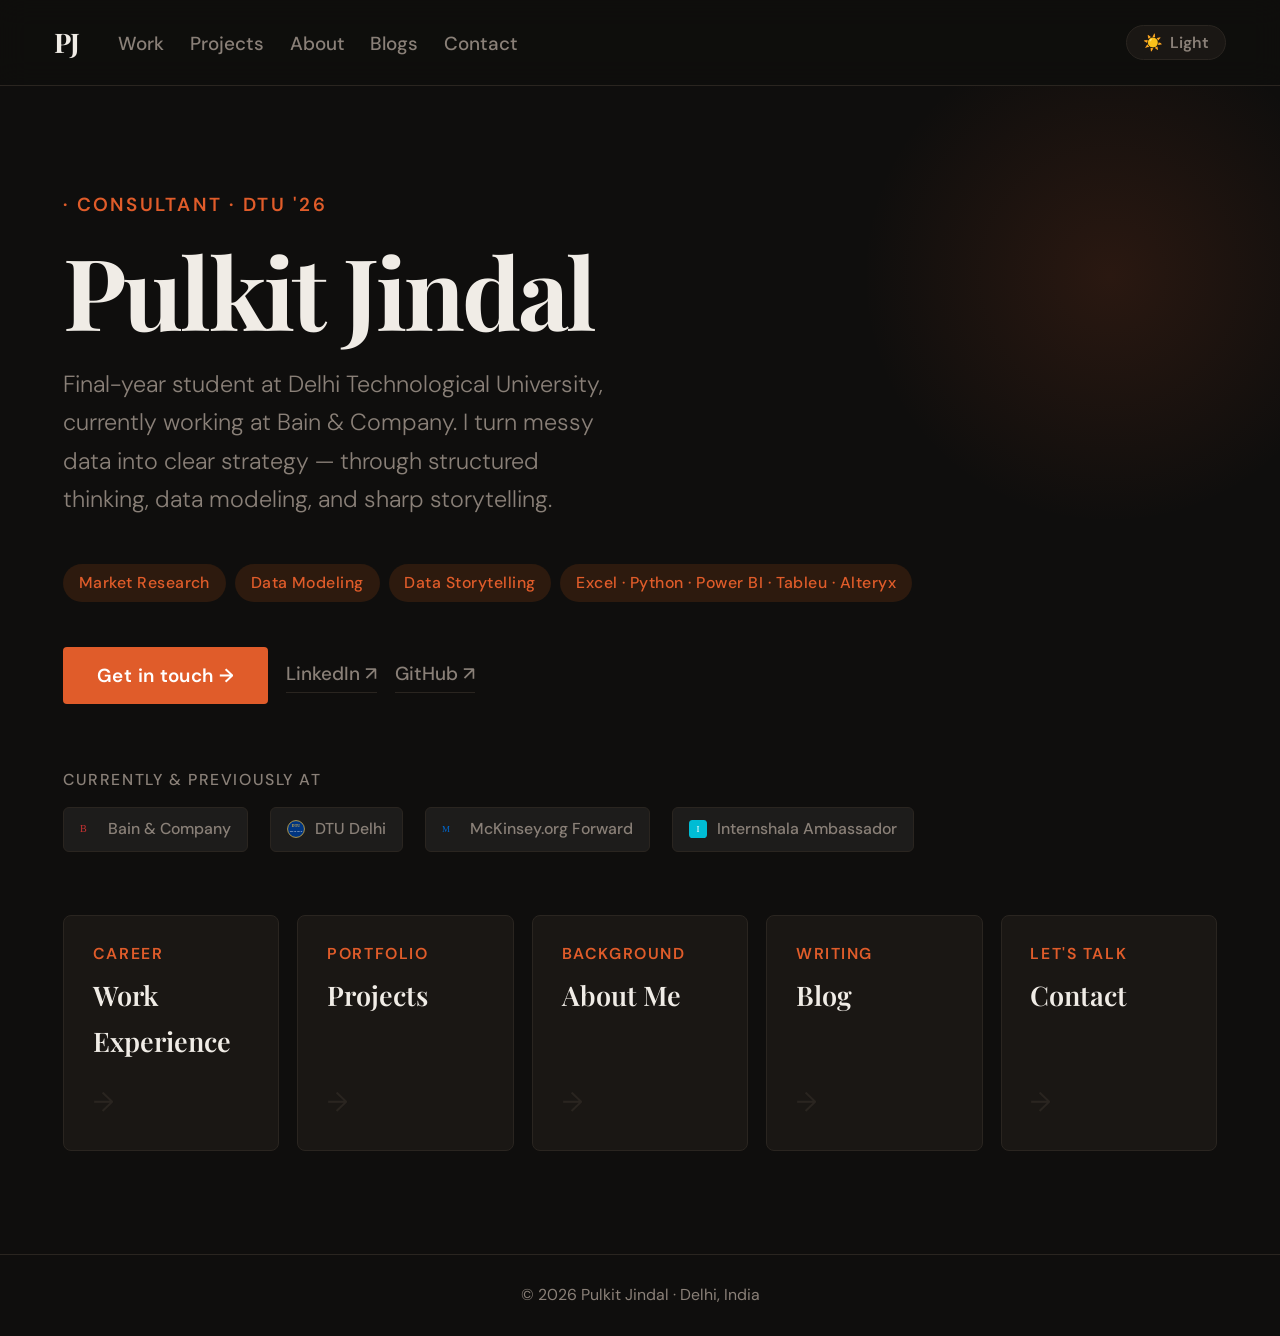
<file: index.html>
<!DOCTYPE html>
<html lang="en" data-theme="dark">
<head>
<meta charset="UTF-8">
<meta name="viewport" content="width=device-width, initial-scale=1.0">
<title>Pulkit Jindal</title>
<link href="https://fonts.googleapis.com/css2?family=Playfair+Display:wght@400;600;700&family=DM+Sans:ital,opsz,wght@0,9..40,300;0,9..40,400;0,9..40,500;0,9..40,600;1,9..40,300&display=swap" rel="stylesheet">
<style>
:root {
  --fs-xs:   clamp(0.78rem, 1.4vw, 0.88rem);
  --fs-sm:   clamp(0.9rem,  1.8vw, 1.05rem);
  --fs-base: clamp(1rem,    2vw,   1.15rem);
  --fs-md:   clamp(1.1rem,  2.2vw, 1.3rem);
  --fs-lg:   clamp(1.25rem, 2.5vw, 1.5rem);
  --fs-xl:   clamp(1.5rem,  3vw,   2rem);
  --fs-2xl:  clamp(1.8rem,  4vw,   2.6rem);
  --fs-hero: clamp(2.8rem,  8vw,   5.5rem);
}
[data-theme="dark"] {
  --bg:#0f0e0d; --bg-alt:#161412; --ink:#f0ece6; --muted:#8a8078;
  --accent:#e05c2a; --accent-dim:#2d1a0e; --border:#2a2520;
  --card-bg:#1a1714; --nav-bg:rgba(15,14,13,0.93); --shadow:0 8px 40px rgba(0,0,0,0.55);
  --logo-filter: brightness(0) invert(1);
  --logo-bg: rgba(255,255,255,0.06);
}
[data-theme="light"] {
  --bg:#f9f7f4; --bg-alt:#ffffff; --ink:#1a1714; --muted:#6b6560;
  --accent:#c04a1e; --accent-dim:#f0e8e3; --border:#e0dad4;
  --card-bg:#ffffff; --nav-bg:rgba(249,247,244,0.93); --shadow:0 8px 30px rgba(0,0,0,0.08);
  --logo-filter: none;
  --logo-bg: rgba(0,0,0,0.04);
}

*,*::before,*::after{box-sizing:border-box;margin:0;padding:0;}
html{font-size:18px;}
body{
  font-family:'DM Sans',sans-serif; background:var(--bg); color:var(--ink);
  font-size:var(--fs-base); line-height:1.7; -webkit-font-smoothing:antialiased;
  transition:background 0.3s,color 0.3s; min-height:100vh;
}

/* NAV */
nav{
  position:sticky;top:0;z-index:200;
  background:var(--nav-bg); backdrop-filter:blur(14px); -webkit-backdrop-filter:blur(14px);
  border-bottom:1px solid var(--border);
  padding:clamp(0.8rem,2vw,1.1rem) clamp(1.2rem,5vw,3rem);
  display:flex;align-items:center;justify-content:space-between;gap:1rem;
  transition:background 0.3s,border-color 0.3s;
}
.nav-left{display:flex;align-items:center;gap:clamp(1.2rem,3vw,2.5rem);}
.nav-brand{
  font-family:'Playfair Display',serif; font-size:var(--fs-lg); font-weight:700;
  color:var(--ink); text-decoration:none; letter-spacing:-0.02em; flex-shrink:0;
}
.nav-links{display:flex;gap:clamp(0.7rem,2vw,1.6rem);list-style:none;flex-wrap:wrap;}
.nav-links a{font-size:var(--fs-sm);color:var(--muted);text-decoration:none;font-weight:500;transition:color 0.2s;}
.nav-links a:hover,.nav-links a.active{color:var(--accent);}
.theme-toggle{
  display:flex;align-items:center;gap:0.45em;
  background:var(--card-bg);border:1px solid var(--border);border-radius:100px;
  padding:0.38em 1em;cursor:pointer;font-size:var(--fs-xs);
  font-family:'DM Sans',sans-serif;font-weight:600;color:var(--muted);
  white-space:nowrap;flex-shrink:0;
  transition:background 0.2s,border-color 0.2s,color 0.2s;
}
.theme-toggle:hover{color:var(--accent);border-color:var(--accent);}

/* PAGES */
.page{display:none;animation:fadeIn 0.3s ease;}
.page.active{display:block;}
@keyframes fadeIn{from{opacity:0;transform:translateY(10px);}to{opacity:1;transform:translateY(0);}}

/* LAYOUT */
.section-wrap{padding:clamp(3rem,8vw,6rem) clamp(1.2rem,6vw,3.5rem);}
.section-wrap.alt{background:var(--bg-alt);}
.container{max-width:960px;margin:0 auto;}
.section-label{font-size:var(--fs-xs);font-weight:600;letter-spacing:0.14em;text-transform:uppercase;color:var(--accent);margin-bottom:0.5rem;}
.section-title{font-family:'Playfair Display',serif;font-size:var(--fs-2xl);font-weight:700;letter-spacing:-0.02em;color:var(--ink);margin-bottom:2.5rem;line-height:1.15;}
.back-link{display:inline-flex;align-items:center;gap:0.4em;font-size:var(--fs-sm);color:var(--muted);text-decoration:none;font-weight:500;margin-bottom:2rem;transition:color 0.2s;}
.back-link:hover{color:var(--accent);}

/* ── HERO ── */
.hero-page{
  min-height:calc(100vh - 62px);display:flex;flex-direction:column;justify-content:center;
  padding:clamp(3rem,8vw,6rem) clamp(1.2rem,6vw,3.5rem);
  position:relative;overflow:hidden;
}
.hero-page::before{
  content:'';position:absolute;top:-60px;right:-80px;
  width:clamp(220px,45vw,500px);height:clamp(220px,45vw,500px);
  background:radial-gradient(circle,rgba(224,92,42,0.13) 0%,transparent 70%);
  pointer-events:none;
}
.hero-eyebrow{font-size:var(--fs-sm);color:var(--accent);font-weight:600;letter-spacing:0.12em;text-transform:uppercase;margin-bottom:1rem;}
.hero-name{font-family:'Playfair Display',serif;font-size:var(--fs-hero);font-weight:700;line-height:1.05;letter-spacing:-0.03em;color:var(--ink);margin-bottom:1.2rem;}
.hero-sub{font-size:var(--fs-md);color:var(--muted);font-weight:300;max-width:560px;margin-bottom:2.5rem;line-height:1.65;}
.hero-tags{display:flex;flex-wrap:wrap;gap:0.5rem;margin-bottom:2.5rem;}
.tag{font-size:var(--fs-xs);font-weight:500;background:var(--accent-dim);color:var(--accent);border-radius:100px;padding:0.35em 1em;letter-spacing:0.03em;}
.hero-ctas{display:flex;flex-wrap:wrap;gap:1rem;align-items:center;}
.btn-primary{
  display:inline-flex;align-items:center;gap:0.4em;
  background:var(--accent);color:#fff;font-family:'DM Sans',sans-serif;
  font-size:var(--fs-sm);font-weight:600;padding:0.85em 1.8em;border-radius:4px;
  text-decoration:none;letter-spacing:0.02em;transition:opacity 0.2s,transform 0.2s;
  cursor:pointer;border:none;
}
.btn-primary:hover{opacity:0.85;transform:translateY(-2px);}
.btn-link{
  font-size:var(--fs-sm);color:var(--muted);text-decoration:none;font-weight:500;
  display:inline-flex;align-items:center;gap:0.3em;
  border-bottom:1.5px solid var(--border);padding-bottom:1px;
  transition:border-color 0.2s,color 0.2s;
}
.btn-link:hover{color:var(--accent);border-color:var(--accent);}

/* LOGOS STRIP on hero */
.hero-logos{
  margin-top:3.5rem;
  display:flex;flex-direction:column;gap:0.7rem;
}
.hero-logos-label{font-size:var(--fs-xs);color:var(--muted);font-weight:500;letter-spacing:0.1em;text-transform:uppercase;}
.hero-logos-row{
  display:flex;align-items:center;flex-wrap:wrap;gap:1.2rem;
}
.hero-logo-chip{
  display:flex;align-items:center;gap:0.55rem;
  background:var(--logo-bg);border:1px solid var(--border);
  border-radius:6px;padding:0.45rem 0.9rem;
  font-size:var(--fs-xs);color:var(--muted);font-weight:500;
  transition:border-color 0.2s;
}
.hero-logo-chip:hover{border-color:var(--accent);}
.hero-logo-chip img{width:18px;height:18px;object-fit:contain;border-radius:2px;}

/* HOME NAV CARDS */
.home-nav-grid{display:grid;grid-template-columns:repeat(auto-fill,minmax(min(100%,200px),1fr));gap:1rem;margin-top:3.5rem;}
.home-nav-card{
  background:var(--card-bg);border:1px solid var(--border);border-radius:8px;
  padding:1.4rem 1.6rem;text-decoration:none;color:var(--ink);
  display:flex;flex-direction:column;gap:0.3rem;
  transition:border-color 0.2s,transform 0.2s,box-shadow 0.2s;cursor:pointer;
}
.home-nav-card:hover{border-color:var(--accent);transform:translateY(-2px);box-shadow:var(--shadow);}
.home-nav-card-label{font-size:var(--fs-xs);color:var(--accent);font-weight:600;letter-spacing:0.1em;text-transform:uppercase;}
.home-nav-card-title{font-family:'Playfair Display',serif;font-size:var(--fs-lg);font-weight:600;}
.home-nav-card-arrow{font-size:var(--fs-lg);color:var(--border);margin-top:auto;padding-top:0.5rem;transition:color 0.2s;}
.home-nav-card:hover .home-nav-card-arrow{color:var(--accent);}

/* ── EXPERIENCE ── */
.exp-list{display:flex;flex-direction:column;}
.exp-item{
  display:grid;grid-template-columns:minmax(80px,140px) 1fr;
  gap:0 clamp(1.5rem,4vw,3rem);
  padding:clamp(1.5rem,3vw,2.2rem) 0;
  border-top:1px solid var(--border);align-items:start;
}
.exp-item:last-child{border-bottom:1px solid var(--border);}
.exp-left{display:flex;flex-direction:column;gap:0.7rem;align-items:flex-start;padding-top:0.2rem;}
.exp-period{font-size:var(--fs-xs);color:var(--muted);line-height:1.5;}

/* LOGO BOX */
.logo-box{
  width:48px;height:48px;border-radius:8px;
  background:var(--logo-bg);border:1px solid var(--border);
  display:flex;align-items:center;justify-content:center;
  overflow:hidden;flex-shrink:0;
}
.logo-box img{width:36px;height:36px;object-fit:contain;}
.logo-box svg{width:32px;height:32px;}

/* Large logo box for bigger display */
.logo-box-lg{
  width:56px;height:56px;border-radius:10px;
  background:var(--logo-bg);border:1px solid var(--border);
  display:flex;align-items:center;justify-content:center;
  overflow:hidden;flex-shrink:0;
}
.logo-box-lg img{width:44px;height:44px;object-fit:contain;}

.exp-company{font-family:'Playfair Display',serif;font-size:var(--fs-lg);font-weight:600;color:var(--ink);margin-bottom:0.2rem;}
.exp-role{font-size:var(--fs-sm);color:var(--accent);font-weight:600;margin-bottom:0.8rem;}
.exp-bullets{list-style:none;display:flex;flex-direction:column;gap:0.35rem;}
.exp-bullets li{font-size:var(--fs-sm);color:var(--muted);padding-left:1.2em;position:relative;line-height:1.6;}
.exp-bullets li::before{content:'—';position:absolute;left:0;color:var(--accent);font-size:0.85em;}

/* ── PROJECTS ── */
.projects-grid{display:grid;grid-template-columns:repeat(auto-fill,minmax(min(100%,300px),1fr));gap:clamp(1rem,3vw,1.5rem);}
.project-card{
  background:var(--card-bg);border:1px solid var(--border);border-radius:8px;
  padding:clamp(1.4rem,3vw,2rem);display:flex;flex-direction:column;gap:0.75rem;
  transition:box-shadow 0.25s,transform 0.25s,border-color 0.25s;
}
.project-card:hover{box-shadow:var(--shadow);transform:translateY(-3px);border-color:var(--accent);}
.project-card-header{display:flex;align-items:center;justify-content:space-between;gap:1rem;}
.project-year{font-size:var(--fs-xs);color:var(--accent);font-weight:600;letter-spacing:0.06em;}
.project-logo{width:36px;height:36px;border-radius:6px;background:var(--logo-bg);border:1px solid var(--border);display:flex;align-items:center;justify-content:center;overflow:hidden;flex-shrink:0;}
.project-logo img{width:26px;height:26px;object-fit:contain;}
.project-logo svg{width:24px;height:24px;}
.project-name{font-family:'Playfair Display',serif;font-size:var(--fs-xl);font-weight:600;line-height:1.25;color:var(--ink);}
.project-desc{font-size:var(--fs-sm);color:var(--muted);line-height:1.65;}
.project-bullets{list-style:none;display:flex;flex-direction:column;gap:0.3rem;}
.project-bullets li{font-size:var(--fs-xs);color:var(--muted);padding-left:1em;position:relative;line-height:1.55;}
.project-bullets li::before{content:'·';position:absolute;left:0;color:var(--accent);font-size:1.4em;line-height:0.9;}
.project-tags{display:flex;flex-wrap:wrap;gap:0.4rem;margin-top:auto;padding-top:0.5rem;}
.tech-tag{font-size:var(--fs-xs);background:var(--accent-dim);color:var(--accent);border-radius:3px;padding:0.2em 0.7em;font-weight:500;}

/* ── ABOUT ── */
.about-grid{display:grid;grid-template-columns:1fr 1fr;gap:clamp(2rem,5vw,4rem);align-items:start;}
.about-bio{font-size:var(--fs-md);color:var(--ink);line-height:1.78;font-weight:300;}
.about-bio strong{font-weight:600;}
.about-bio p+p{margin-top:1.2rem;}
.about-facts{display:flex;flex-direction:column;gap:1.2rem;}
.fact-row{display:flex;flex-direction:column;gap:0.2rem;}
.fact-label{font-size:var(--fs-xs);font-weight:600;letter-spacing:0.1em;text-transform:uppercase;color:var(--muted);}
.fact-value{font-size:var(--fs-sm);color:var(--ink);}

/* ACHIEVEMENTS / BADGE CARDS */
.achievements-grid{display:grid;grid-template-columns:repeat(auto-fill,minmax(min(100%,260px),1fr));gap:1rem;margin-top:2rem;}
.achievement-card{
  background:var(--card-bg);border:1px solid var(--border);border-radius:8px;
  padding:1.3rem 1.5rem;display:flex;align-items:center;gap:1rem;
  transition:border-color 0.2s,transform 0.2s;
}
.achievement-card:hover{border-color:var(--accent);transform:translateY(-2px);}
.achievement-logo{width:44px;height:44px;border-radius:8px;background:var(--logo-bg);border:1px solid var(--border);display:flex;align-items:center;justify-content:center;overflow:hidden;flex-shrink:0;}
.achievement-logo img{width:32px;height:32px;object-fit:contain;}
.achievement-logo svg{width:30px;height:30px;}
.achievement-info{display:flex;flex-direction:column;gap:0.15rem;}
.achievement-name{font-size:var(--fs-sm);font-weight:600;color:var(--ink);line-height:1.3;}
.achievement-sub{font-size:var(--fs-xs);color:var(--muted);}

/* TIMELINE */
.timeline{display:flex;flex-direction:column;position:relative;}
.timeline::before{content:'';position:absolute;left:116px;top:0;bottom:0;width:1px;background:var(--border);}
.timeline-item{display:grid;grid-template-columns:116px 1fr;gap:0 clamp(1.5rem,4vw,2.5rem);padding:clamp(1.2rem,2.5vw,1.8rem) 0;position:relative;}
.timeline-year{font-family:'Playfair Display',serif;font-size:var(--fs-xl);font-weight:700;color:var(--accent);line-height:1.3;text-align:right;}
.timeline-dot{position:absolute;left:110px;top:calc(clamp(1.2rem,2.5vw,1.8rem) + 0.35em);width:13px;height:13px;border-radius:50%;background:var(--accent);border:3px solid var(--bg);box-shadow:0 0 0 1px var(--accent);z-index:1;}
.timeline-content{padding-left:1rem;}
.timeline-header{display:flex;align-items:center;gap:0.8rem;margin-bottom:0.4rem;}
.timeline-logo{width:32px;height:32px;border-radius:6px;background:var(--logo-bg);border:1px solid var(--border);display:flex;align-items:center;justify-content:center;overflow:hidden;flex-shrink:0;}
.timeline-logo img{width:24px;height:24px;object-fit:contain;}
.timeline-logo svg{width:20px;height:20px;}
.timeline-title{font-family:'Playfair Display',serif;font-size:var(--fs-lg);font-weight:600;color:var(--ink);line-height:1.3;}
.timeline-desc{font-size:var(--fs-sm);color:var(--muted);line-height:1.65;}

/* BLOG */
.blog-list{display:flex;flex-direction:column;}
.blog-item{
  padding:clamp(1.5rem,3vw,2rem) 0;border-top:1px solid var(--border);
  display:flex;flex-wrap:wrap;justify-content:space-between;align-items:flex-start;gap:1rem;
  cursor:pointer;transition:border-top-color 0.2s;
}
.blog-item:last-child{border-bottom:1px solid var(--border);}
.blog-item:hover{border-top-color:var(--accent);}
.blog-item:hover .blog-title{color:var(--accent);}
.blog-meta{display:flex;flex-wrap:wrap;gap:0.8rem;margin-bottom:0.4rem;align-items:center;}
.blog-category{font-size:var(--fs-xs);color:var(--accent);font-weight:600;letter-spacing:0.06em;text-transform:uppercase;}
.blog-date{font-size:var(--fs-xs);color:var(--muted);}
.blog-title{font-family:'Playfair Display',serif;font-size:var(--fs-xl);font-weight:600;line-height:1.3;color:var(--ink);transition:color 0.2s;max-width:680px;}
.blog-desc{font-size:var(--fs-sm);color:var(--muted);margin-top:0.4rem;max-width:600px;line-height:1.65;}
.blog-arrow{font-size:var(--fs-xl);color:var(--border);transition:color 0.2s,transform 0.2s;flex-shrink:0;align-self:center;}
.blog-item:hover .blog-arrow{color:var(--accent);transform:translateX(4px);}

/* BLOG POST */
.post-header{margin-bottom:2.5rem;padding-bottom:2rem;border-bottom:1px solid var(--border);}
.post-header .blog-category{font-size:var(--fs-xs);color:var(--accent);font-weight:600;letter-spacing:0.1em;text-transform:uppercase;margin-bottom:0.6rem;display:block;}
.post-title{font-family:'Playfair Display',serif;font-size:var(--fs-2xl);font-weight:700;color:var(--ink);line-height:1.15;letter-spacing:-0.02em;}
.post-body{display:flex;flex-direction:column;gap:1.3rem;max-width:700px;}
.post-body p{font-size:var(--fs-md);color:var(--muted);line-height:1.82;font-weight:300;}
.post-body p strong{color:var(--ink);font-weight:600;}
.post-summary{background:var(--accent-dim);border-left:3px solid var(--accent);border-radius:4px;padding:1.3rem 1.6rem;}
.post-summary-title{font-size:var(--fs-sm);font-weight:700;color:var(--ink);margin-bottom:0.8rem;}
.post-summary ol{padding-left:1.4em;display:flex;flex-direction:column;gap:0.5rem;}
.post-summary li{font-size:var(--fs-sm);color:var(--muted);line-height:1.65;}

/* CONTACT */
.contact-grid{display:grid;grid-template-columns:repeat(auto-fill,minmax(min(100%,200px),1fr));gap:2rem;margin-bottom:3rem;}
.contact-item-label{font-size:var(--fs-xs);font-weight:600;letter-spacing:0.1em;text-transform:uppercase;color:var(--muted);margin-bottom:0.3rem;}
.contact-item-value{font-size:var(--fs-md);}
.contact-item-value a{color:var(--ink);text-decoration:none;border-bottom:1px solid var(--border);padding-bottom:1px;transition:border-color 0.2s,color 0.2s;}
.contact-item-value a:hover{color:var(--accent);border-color:var(--accent);}

/* FOOTER */
footer{text-align:center;font-size:var(--fs-xs);color:var(--muted);padding:1.5rem;border-top:1px solid var(--border);background:var(--bg);}

/* RESPONSIVE */
@media(max-width:700px){
  .exp-item{grid-template-columns:1fr;gap:0.5rem;}
  .exp-left{flex-direction:row;align-items:center;gap:0.8rem;}
  .about-grid{grid-template-columns:1fr;}
  .timeline::before{left:0;}
  .timeline-item{grid-template-columns:1fr;}
  .timeline-year{text-align:left;font-size:var(--fs-lg);}
  .timeline-dot{display:none;}
  .timeline-content{padding-left:0;}
  .nav-links{gap:0.6rem;}
}
@media(max-width:520px){
  .blog-item{flex-direction:column;}
  .home-nav-grid{grid-template-columns:1fr 1fr;}
  .nav-links li:nth-child(n+4){display:none;}
}
</style>
</head>
<body>

<nav>
  <div class="nav-left">
    <a href="#" class="nav-brand" onclick="navigate('home');return false;">PJ</a>
    <ul class="nav-links">
      <li><a href="#work"     onclick="navigate('work');return false;">Work</a></li>
      <li><a href="#projects" onclick="navigate('projects');return false;">Projects</a></li>
      <li><a href="#about"    onclick="navigate('about');return false;">About</a></li>
      <li><a href="#blog"     onclick="navigate('blog');return false;">Blogs</a></li>
      <li><a href="#contact"  onclick="navigate('contact');return false;">Contact</a></li>
    </ul>
  </div>
  <button class="theme-toggle" onclick="toggleTheme()">
    <span id="toggle-icon">☀️</span>
    <span id="toggle-label">Light</span>
  </button>
</nav>

<!-- ══════════════════════════════════════
     PAGE: HOME
═══════════════════════════════════════ -->
<div class="page" id="page-home">
  <div class="hero-page">
    <div class="hero-eyebrow">· Consultant · DTU '26</div>
    <h1 class="hero-name">Pulkit Jindal</h1>
    <p class="hero-sub">Final-year student at Delhi Technological University, currently working at Bain&nbsp;&amp;&nbsp;Company. I turn messy data into clear strategy — through structured thinking, data modeling, and sharp storytelling.</p>
    <div class="hero-tags">
      <span class="tag">Market Research</span>
      <span class="tag">Data Modeling</span>
      <span class="tag">Data Storytelling</span>
      <span class="tag">Excel · Python · Power BI · Tableu · Alteryx</span>
    </div>
    <div class="hero-ctas">
      <button class="btn-primary" onclick="navigate('contact')">Get in touch →</button>
      <a href="https://www.linkedin.com/in/pulkitjindal30/" target="_blank" class="btn-link">LinkedIn ↗</a>
      <a href="https://github.com/Pul-kt" target="_blank" class="btn-link">GitHub ↗</a>
    </div>

    <!-- Logos strip -->
    <div class="hero-logos">
      <span class="hero-logos-label">Currently &amp; previously at</span>
      <div class="hero-logos-row">
        <div class="hero-logo-chip">
          <img src="https://logo.clearbit.com/bain.com" alt="Bain" onerror="this.src='data:image/svg+xml,<svg xmlns=\'http://www.w3.org/2000/svg\' viewBox=\'0 0 32 32\'><text y=\'22\' font-size=\'18\' fill=\'%23cc3333\'>B</text></svg>'">
          Bain &amp; Company
        </div>
        <div class="hero-logo-chip">
          <!-- DTU custom SVG seal style -->
          <svg viewBox="0 0 32 32" fill="none" xmlns="http://www.w3.org/2000/svg" width="18" height="18">
            <circle cx="16" cy="16" r="15" fill="#003580" stroke="#c8a84b" stroke-width="1.5"/>
            <text x="16" y="13" text-anchor="middle" font-family="serif" font-size="7" font-weight="bold" fill="#c8a84b">DTU</text>
            <text x="16" y="22" text-anchor="middle" font-family="serif" font-size="3.8" fill="#ffffff">DELHI TECH</text>
          </svg>
          DTU Delhi
        </div>
        <div class="hero-logo-chip">
          <img src="https://logo.clearbit.com/mckinsey.org" alt="McKinsey" onerror="this.src='data:image/svg+xml,<svg xmlns=\'http://www.w3.org/2000/svg\' viewBox=\'0 0 32 32\'><text y=\'22\' font-size=\'16\' fill=\'%230066cc\'>M</text></svg>'">
          McKinsey.org Forward
        </div>
        <div class="hero-logo-chip">
          <!-- Internshala icon -->
          <img src="https://logo.clearbit.com/internshala.com" alt="Internshala" onerror="this.src='data:image/svg+xml,<svg xmlns=\'http://www.w3.org/2000/svg\' viewBox=\'0 0 32 32\'><rect width=\'32\' height=\'32\' rx=\'6\' fill=\'%2300bcd4\'/><text x=\'16\' y=\'22\' text-anchor=\'middle\' font-size=\'16\' fill=\'white\'>I</text></svg>'">
          Internshala Ambassador
        </div>
      </div>
    </div>

    <div class="home-nav-grid">
      <div class="home-nav-card" onclick="navigate('work')">
        <span class="home-nav-card-label">Career</span>
        <span class="home-nav-card-title">Work Experience</span>
        <span class="home-nav-card-arrow">→</span>
      </div>
      <div class="home-nav-card" onclick="navigate('projects')">
        <span class="home-nav-card-label">Portfolio</span>
        <span class="home-nav-card-title">Projects</span>
        <span class="home-nav-card-arrow">→</span>
      </div>
      <div class="home-nav-card" onclick="navigate('about')">
        <span class="home-nav-card-label">Background</span>
        <span class="home-nav-card-title">About Me</span>
        <span class="home-nav-card-arrow">→</span>
      </div>
      <div class="home-nav-card" onclick="navigate('blog')">
        <span class="home-nav-card-label">Writing</span>
        <span class="home-nav-card-title">Blog</span>
        <span class="home-nav-card-arrow">→</span>
      </div>
      <div class="home-nav-card" onclick="navigate('contact')">
        <span class="home-nav-card-label">Let's talk</span>
        <span class="home-nav-card-title">Contact</span>
        <span class="home-nav-card-arrow">→</span>
      </div>
    </div>
  </div>
</div>

<!-- ══════════════════════════════════════
     PAGE: WORK
═══════════════════════════════════════ -->
<div class="page" id="page-work">
  <div class="section-wrap">
    <div class="container">
      <a class="back-link" href="#" onclick="navigate('home');return false;">← Home</a>
      <p class="section-label">Career</p>
      <h2 class="section-title">Work Experience</h2>
      <div class="exp-list">

        <!-- Bain -->
        <div class="exp-item">
          <div class="exp-left">
            <div class="logo-box-lg">
              <img src="https://logo.clearbit.com/bain.com" alt="Bain & Company"
                onerror="this.style.display='none';this.parentElement.innerHTML='<svg viewBox=\'0 0 44 44\' xmlns=\'http://www.w3.org/2000/svg\'><rect width=\'44\' height=\'44\' rx=\'6\' fill=\'%23cc0000\'/><text x=\'22\' y=\'30\' text-anchor=\'middle\' font-family=\'Arial\' font-size=\'22\' font-weight=\'bold\' fill=\'white\'>B</text></svg>'">
            </div>
            <span class="exp-period">Jan 2026 – Present</span>
          </div>
          <div>
            <div class="exp-company">Bain &amp; Company</div>
            <div class="exp-role">Analyst Intern · Gurugram</div>
            <ul class="exp-bullets">
              <li>Market sizing, competitor benchmarking &amp; financial analysis</li>
              <li>Excel modeling and slide-based storytelling for exec-ready deliverables</li>
            </ul>
          </div>
        </div>

        <!-- Fintegic -->
        <div class="exp-item">
          <div class="exp-left">
            <div class="logo-box-lg">
              <!-- Custom F icon for Fintegic -->
              <svg viewBox="0 0 44 44" xmlns="http://www.w3.org/2000/svg">
                <rect width="44" height="44" rx="8" fill="#1e3a5f"/>
                <text x="22" y="30" text-anchor="middle" font-family="Georgia,serif" font-size="24" font-weight="bold" fill="#4db8ff">F</text>
              </svg>
            </div>
            <span class="exp-period">May – Jul 2025</span>
          </div>
          <div>
            <div class="exp-company">Fintegic Business Consulting</div>
            <div class="exp-role">Analyst Intern · Remote</div>
            <ul class="exp-bullets">
              <li>Requirement study, process analysis &amp; operational workflow improvements</li>
            </ul>
          </div>
        </div>

        <!-- Ambey -->
        <div class="exp-item">
          <div class="exp-left">
            <div class="logo-box-lg">
              <svg viewBox="0 0 44 44" xmlns="http://www.w3.org/2000/svg">
                <rect width="44" height="44" rx="8" fill="#1a4a1a"/>
                <text x="22" y="30" text-anchor="middle" font-family="Georgia,serif" font-size="22" font-weight="bold" fill="#66cc66">A</text>
              </svg>
            </div>
            <span class="exp-period">May – Aug 2024</span>
          </div>
          <div>
            <div class="exp-company">Ambey Polymers</div>
            <div class="exp-role">Business Analyst Intern · Remote</div>
            <ul class="exp-bullets">
              <li>Analysed 10K+ daily transactions — reduced turnaround time by 35%</li>
              <li>Built real-time dashboards monitoring KPIs across 15+ microservices</li>
            </ul>
          </div>
        </div>

      </div>
    </div>
  </div>
</div>

<!-- ══════════════════════════════════════
     PAGE: PROJECTS
═══════════════════════════════════════ -->
<div class="page" id="page-projects">
  <div class="section-wrap">
    <div class="container">
      <a class="back-link" href="#" onclick="navigate('home');return false;">← Home</a>
      <p class="section-label">Portfolio</p>
      <h2 class="section-title">Featured Projects</h2>
      <div class="projects-grid">

        <!-- Coffee Shop -->
        <div class="project-card">
          <div class="project-card-header">
            <div class="project-year">January 2025</div>
            <div class="project-logo">
              <!-- Excel green icon -->
              <svg viewBox="0 0 32 32" xmlns="http://www.w3.org/2000/svg">
                <rect width="32" height="32" rx="4" fill="#217346"/>
                <text x="16" y="22" text-anchor="middle" font-family="Arial" font-size="14" font-weight="bold" fill="white">X</text>
              </svg>
            </div>
          </div>
          <div class="project-name">Coffee Shop Analytics Dashboard</div>
          <div class="project-desc">Interactive Excel dashboard tracking $698K in sales, 149K footfall, and trend-based KPIs across multiple locations.</div>
          <ul class="project-bullets">
            <li>Tracked $698K in total sales and 149K customer footfall</li>
            <li>Identified peak hours and top-performing products with trend analysis</li>
            <li>Used Power Query for automated data transformation</li>
            <li>Interactive slicers for filtering by location, date, and category</li>
          </ul>
          <div class="project-tags">
            <span class="tech-tag">Excel</span>
            <span class="tech-tag">Power Query</span>
            <span class="tech-tag">Pivot Tables</span>
            <span class="tech-tag">Data Visualization</span>
          </div>
        </div>

        <!-- Bank Loan -->
        <div class="project-card">
          <div class="project-card-header">
            <div class="project-year">April 2024</div>
            <div class="project-logo">
              <!-- Power BI yellow icon -->
              <svg viewBox="0 0 32 32" xmlns="http://www.w3.org/2000/svg">
                <rect width="32" height="32" rx="4" fill="#f2c811"/>
                <rect x="7" y="18" width="4" height="8" rx="1" fill="#1a1a1a"/>
                <rect x="14" y="12" width="4" height="14" rx="1" fill="#1a1a1a"/>
                <rect x="21" y="7" width="4" height="19" rx="1" fill="#1a1a1a"/>
              </svg>
            </div>
          </div>
          <div class="project-name">Bank Loan Analysis &amp; Prediction</div>
          <div class="project-desc">End-to-end ML pipeline for bank loan approval prediction paired with interactive Power BI dashboards.</div>
          <ul class="project-bullets">
            <li>Random Forest classifier achieving 97% prediction accuracy</li>
            <li>Feature engineering and model selection in Python (scikit-learn)</li>
            <li>Power BI dashboards for non-technical stakeholders</li>
            <li>Actionable insights to reduce loan default risk</li>
          </ul>
          <div class="project-tags">
            <span class="tech-tag">Python</span>
            <span class="tech-tag">Machine Learning</span>
            <span class="tech-tag">Power BI</span>
            <span class="tech-tag">scikit-learn</span>
          </div>
        </div>

        <!-- Ambey KPI -->
        <div class="project-card">
          <div class="project-card-header">
            <div class="project-year">2024</div>
            <div class="project-logo">
              <svg viewBox="0 0 32 32" xmlns="http://www.w3.org/2000/svg">
                <rect width="32" height="32" rx="4" fill="#1a4a1a"/>
                <text x="16" y="21" text-anchor="middle" font-family="Georgia,serif" font-size="16" font-weight="bold" fill="#66cc66">A</text>
              </svg>
            </div>
          </div>
          <div class="project-name">Ambey Polymers KPI Dashboard</div>
          <div class="project-desc">Real-time executive dashboard built during internship to monitor KPIs across 15+ microservices.</div>
          <ul class="project-bullets">
            <li>Processed and visualized 10K+ daily transactions</li>
            <li>Identified bottlenecks that cut turnaround time by 35%</li>
            <li>Monitored KPIs across 15+ microservices in real-time</li>
          </ul>
          <div class="project-tags">
            <span class="tech-tag">Data Analysis</span>
            <span class="tech-tag">KPI Monitoring</span>
            <span class="tech-tag">Process Optimization</span>
          </div>
        </div>

      </div>
    </div>
  </div>
</div>

<!-- ══════════════════════════════════════
     PAGE: ABOUT
═══════════════════════════════════════ -->
<div class="page" id="page-about">
  <div class="section-wrap">
    <div class="container">
      <a class="back-link" href="#" onclick="navigate('home');return false;">← Home</a>
      <p class="section-label">Background</p>
      <h2 class="section-title">About Me</h2>
      <div class="about-grid">
        <div class="about-bio">
          <p>I'm a business analyst who enjoys finding <strong>the one number that changes the room</strong>. I care about clear thinking, good frameworks, and outcomes that actually matter.</p>
          <p>DTU student, Bain intern, and occasional data nerd. Selected for the <strong>McKinsey.org Forward 2025</strong> program and formerly a Google Code-in participant.</p>
        </div>
        <div class="about-facts">
          <div class="fact-row"><div class="fact-label">Currently</div><div class="fact-value">Analyst Intern @ Bain &amp; Company</div></div>
          <div class="fact-row"><div class="fact-label">Education</div><div class="fact-value">B.Tech @ DTU · Graduating 2026</div></div>
          <div class="fact-row"><div class="fact-label">Location</div><div class="fact-value">Delhi, India</div></div>
          <div class="fact-row"><div class="fact-label">Strengths</div><div class="fact-value">Market Research · Financial Modeling · Data Storytelling</div></div>
          <div class="fact-row"><div class="fact-label">Tools</div><div class="fact-value">Excel · PowerPoint · Python · Tableau · Power BI</div></div>
        </div>
      </div>

      <!-- Achievements with logos -->
      <div style="margin-top:3rem;">
        <p class="section-label">Recognition</p>
        <h3 style="font-family:'Playfair Display',serif;font-size:var(--fs-xl);font-weight:600;color:var(--ink);margin-bottom:1.5rem;">Notable Programs &amp; Achievements</h3>
        <div class="achievements-grid">

          <div class="achievement-card">
            <div class="achievement-logo">
              <img src="https://logo.clearbit.com/mckinsey.com" alt="McKinsey"
                onerror="this.style.display='none';this.parentElement.innerHTML='<svg viewBox=\'0 0 32 32\' xmlns=\'http://www.w3.org/2000/svg\'><rect width=\'32\' height=\'32\' rx=\'6\' fill=\'%230057a8\'/><text x=\'16\' y=\'22\' text-anchor=\'middle\' font-family=\'Arial\' font-size=\'16\' font-weight=\'bold\' fill=\'white\'>M</text></svg>'">
            </div>
            <div class="achievement-info">
              <div class="achievement-name">McKinsey.org Forward</div>
              <div class="achievement-sub">2025 · Leadership Program</div>
            </div>
          </div>

          <div class="achievement-card">
            <div class="achievement-logo">
              <svg viewBox="0 0 32 32" fill="none" xmlns="http://www.w3.org/2000/svg">
                <circle cx="16" cy="16" r="16" fill="#003580"/>
                <circle cx="16" cy="16" r="13" fill="none" stroke="#c8a84b" stroke-width="1"/>
                <text x="16" y="13" text-anchor="middle" font-family="serif" font-size="6.5" font-weight="bold" fill="#c8a84b">DTU</text>
                <text x="16" y="21" text-anchor="middle" font-family="sans-serif" font-size="3.2" fill="#ffffff" letter-spacing="0.3">DELHI TECH UNIV</text>
              </svg>
            </div>
            <div class="achievement-info">
              <div class="achievement-name">B.Tech — DTU</div>
              <div class="achievement-sub">2022–2026 · Graduating</div>
            </div>
          </div>

          <div class="achievement-card">
            <div class="achievement-logo">
              <img src="https://logo.clearbit.com/google.com" alt="Google"
                onerror="this.style.display='none';this.parentElement.innerHTML='<svg viewBox=\'0 0 32 32\' xmlns=\'http://www.w3.org/2000/svg\'><rect width=\'32\' height=\'32\' rx=\'6\' fill=\'%234285f4\'/><text x=\'16\' y=\'22\' text-anchor=\'middle\' font-family=\'Arial\' font-size=\'16\' font-weight=\'bold\' fill=\'white\'>G</text></svg>'">
            </div>
            <div class="achievement-info">
              <div class="achievement-name">Google Code-in</div>
              <div class="achievement-sub">Open Source Contributor</div>
            </div>
          </div>

          <div class="achievement-card">
            <div class="achievement-logo">
              <img src="https://logo.clearbit.com/bain.com" alt="Bain"
                onerror="this.style.display='none';this.parentElement.innerHTML='<svg viewBox=\'0 0 32 32\' xmlns=\'http://www.w3.org/2000/svg\'><rect width=\'32\' height=\'32\' rx=\'6\' fill=\'%23cc0000\'/><text x=\'16\' y=\'22\' text-anchor=\'middle\' font-family=\'Arial\' font-size=\'16\' font-weight=\'bold\' fill=\'white\'>B</text></svg>'">
            </div>
            <div class="achievement-info">
              <div class="achievement-name">Bain &amp; Company</div>
              <div class="achievement-sub">Analyst Intern · 2026</div>
            </div>
          </div>

          <div class="achievement-card">
            <div class="achievement-logo">
              <img src="https://logo.clearbit.com/internshala.com" alt="Internshala"
                onerror="this.style.display='none';this.parentElement.innerHTML='<svg viewBox=\'0 0 32 32\' xmlns=\'http://www.w3.org/2000/svg\'><rect width=\'32\' height=\'32\' rx=\'6\' fill=\'%2300bcd4\'/><text x=\'16\' y=\'22\' text-anchor=\'middle\' font-family=\'Arial\' font-size=\'14\' font-weight=\'bold\' fill=\'white\'>I</text></svg>'">
            </div>
            <div class="achievement-info">
              <div class="achievement-name">Campus Ambassador</div>
              <div class="achievement-sub">Internshala · iQOO</div>
            </div>
          </div>

          <div class="achievement-card">
            <div class="achievement-logo">
              <!-- Mentor badge icon -->
              <svg viewBox="0 0 32 32" xmlns="http://www.w3.org/2000/svg">
                <rect width="32" height="32" rx="6" fill="#5c35a0"/>
                <text x="16" y="21" text-anchor="middle" font-family="Arial" font-size="16">🎓</text>
              </svg>
            </div>
            <div class="achievement-info">
              <div class="achievement-name">Mentor Head</div>
              <div class="achievement-sub">STEP DTU · 150+ students</div>
            </div>
          </div>

        </div>
      </div>
    </div>
  </div>

  <!-- Timeline -->
  <div class="section-wrap alt">
    <div class="container">
      <p class="section-label">Journey</p>
      <h2 class="section-title">Timeline</h2>
      <div class="timeline">

        <div class="timeline-item">
          <div class="timeline-year">2026</div>
          <div class="timeline-dot"></div>
          <div class="timeline-content">
            <div class="timeline-header">
              <div class="timeline-logo">
                <img src="https://logo.clearbit.com/bain.com" alt="Bain"
                  onerror="this.style.display='none';this.parentElement.innerHTML='<svg viewBox=\'0 0 24 24\' xmlns=\'http://www.w3.org/2000/svg\'><rect width=\'24\' height=\'24\' rx=\'4\' fill=\'%23cc0000\'/><text x=\'12\' y=\'17\' text-anchor=\'middle\' font-size=\'12\' font-weight=\'bold\' fill=\'white\'>B</text></svg>'">
              </div>
              <div class="timeline-title">Bain &amp; Company</div>
            </div>
            <div class="timeline-desc">Joined as Analyst Intern in January. Supporting consulting teams on strategic engagements — market sizing, benchmarking, and financial modeling.</div>
          </div>
        </div>

        <div class="timeline-item">
          <div class="timeline-year"></div>
          <div class="timeline-dot"></div>
          <div class="timeline-content">
            <div class="timeline-header">
              <div class="timeline-logo">
                <svg viewBox="0 0 24 24" fill="none" xmlns="http://www.w3.org/2000/svg">
                  <circle cx="12" cy="12" r="12" fill="#003580"/>
                  <text x="12" y="16" text-anchor="middle" font-family="serif" font-size="7" font-weight="bold" fill="#c8a84b">DTU</text>
                </svg>
              </div>
              <div class="timeline-title">Placement Coordinator</div>
            </div>
            <div class="timeline-desc">Managing campus recruitment for the 2026 batch at DTU — coordinating between 2000+ students and 70+ recruiting organizations.</div>
          </div>
        </div>

        <div class="timeline-item">
          <div class="timeline-year">2025</div>
          <div class="timeline-dot"></div>
          <div class="timeline-content">
            <div class="timeline-header">
              <div class="timeline-logo">
                <img src="https://logo.clearbit.com/mckinsey.com" alt="McKinsey"
                  onerror="this.style.display='none';this.parentElement.innerHTML='<svg viewBox=\'0 0 24 24\' xmlns=\'http://www.w3.org/2000/svg\'><rect width=\'24\' height=\'24\' rx=\'4\' fill=\'%230057a8\'/><text x=\'12\' y=\'17\' text-anchor=\'middle\' font-size=\'13\' font-weight=\'bold\' fill=\'white\'>M</text></svg>'">
              </div>
              <div class="timeline-title">McKinsey.org Forward</div>
            </div>
            <div class="timeline-desc">Selected for the international leadership and professional development program. Strengthened strategic thinking and communication skills.</div>
          </div>
        </div>

        <div class="timeline-item">
          <div class="timeline-year"></div>
          <div class="timeline-dot"></div>
          <div class="timeline-content">
            <div class="timeline-header">
              <div class="timeline-logo">
                <svg viewBox="0 0 24 24" xmlns="http://www.w3.org/2000/svg">
                  <rect width="24" height="24" rx="4" fill="#1e3a5f"/>
                  <text x="12" y="17" text-anchor="middle" font-family="Georgia,serif" font-size="14" font-weight="bold" fill="#4db8ff">F</text>
                </svg>
              </div>
              <div class="timeline-title">Fintegic Consulting</div>
            </div>
            <div class="timeline-desc">Interned as an Analyst — worked on process analysis, data interpretation, and operational workflow improvements for client projects.</div>
          </div>
        </div>

        <div class="timeline-item">
          <div class="timeline-year"></div>
          <div class="timeline-dot"></div>
          <div class="timeline-content">
            <div class="timeline-header">
              <div class="timeline-logo">
                <svg viewBox="0 0 24 24" xmlns="http://www.w3.org/2000/svg">
                  <rect width="24" height="24" rx="4" fill="#5c35a0"/>
                  <text x="12" y="17" text-anchor="middle" font-size="13">🎓</text>
                </svg>
              </div>
              <div class="timeline-title">Mentor Head @ STEP DTU</div>
            </div>
            <div class="timeline-desc">Led the Mentorlink program with 29 mentors supporting 150+ students. 95% satisfaction rating. Ran skill-development workshops for 200+ students.</div>
          </div>
        </div>

        <div class="timeline-item">
          <div class="timeline-year">2024</div>
          <div class="timeline-dot"></div>
          <div class="timeline-content">
            <div class="timeline-header">
              <div class="timeline-logo">
                <svg viewBox="0 0 24 24" xmlns="http://www.w3.org/2000/svg">
                  <rect width="24" height="24" rx="4" fill="#1a4a1a"/>
                  <text x="12" y="17" text-anchor="middle" font-family="Georgia,serif" font-size="13" font-weight="bold" fill="#66cc66">A</text>
                </svg>
              </div>
              <div class="timeline-title">Ambey Polymers</div>
            </div>
            <div class="timeline-desc">First internship as a Business Analyst. Analyzed 10K+ daily transactions, cut turnaround time by 35%, built real-time KPI dashboards.</div>
          </div>
        </div>

        <div class="timeline-item">
          <div class="timeline-year"></div>
          <div class="timeline-dot"></div>
          <div class="timeline-content">
            <div class="timeline-header">
              <div class="timeline-logo">
                <svg viewBox="0 0 24 24" xmlns="http://www.w3.org/2000/svg">
                  <rect width="24" height="24" rx="4" fill="#f2c811"/>
                  <rect x="5" y="14" width="3" height="6" rx="1" fill="#1a1a1a"/>
                  <rect x="10" y="10" width="3" height="10" rx="1" fill="#1a1a1a"/>
                  <rect x="15" y="6" width="3" height="14" rx="1" fill="#1a1a1a"/>
                </svg>
              </div>
              <div class="timeline-title">Bank Loan ML Project</div>
            </div>
            <div class="timeline-desc">Built a Random Forest classifier at 97% accuracy for loan prediction, paired with interactive Power BI dashboards.</div>
          </div>
        </div>

        <div class="timeline-item">
          <div class="timeline-year"></div>
          <div class="timeline-dot"></div>
          <div class="timeline-content">
            <div class="timeline-header">
              <div class="timeline-logo">
                <img src="https://logo.clearbit.com/internshala.com" alt="Internshala"
                  onerror="this.style.display='none';this.parentElement.innerHTML='<svg viewBox=\'0 0 24 24\' xmlns=\'http://www.w3.org/2000/svg\'><rect width=\'24\' height=\'24\' rx=\'4\' fill=\'%2300bcd4\'/><text x=\'12\' y=\'17\' text-anchor=\'middle\' font-size=\'12\' font-weight=\'bold\' fill=\'white\'>I</text></svg>'">
              </div>
              <div class="timeline-title">Campus Ambassador</div>
            </div>
            <div class="timeline-desc">Represented Internshala and iQOO on campus — built communities and led outreach programs.</div>
          </div>
        </div>

      </div>
    </div>
  </div>
</div>

<!-- ══════════════════════════════════════
     PAGE: BLOG LIST
═══════════════════════════════════════ -->
<div class="page" id="page-blog">
  <div class="section-wrap">
    <div class="container">
      <a class="back-link" href="#" onclick="navigate('home');return false;">← Home</a>
      <p class="section-label">Writing</p>
      <h2 class="section-title">Blog</h2>
      <div class="blog-list">
        <div class="blog-item" onclick="navigate('blog/bain')">
          <div>
            <div class="blog-meta"><span class="blog-category">Consulting · Interviews · Career</span><span class="blog-date">2026</span></div>
            <div class="blog-title">How to Prepare for Bain Interviews</div>
            <div class="blog-desc">A complete breakdown of what Bain looks for — structuring cases, driving insights, and how to think like a consultant from day one.</div>
          </div>
          <div class="blog-arrow">→</div>
        </div>
        <div class="blog-item" onclick="navigate('blog/guesstimates')">
          <div>
            <div class="blog-meta"><span class="blog-category">Guesstimates · Consulting · Frameworks</span><span class="blog-date">2026</span></div>
            <div class="blog-title">Guesstimates — Complete Guide</div>
            <div class="blog-desc">From market sizing to demand estimation — a structured approach to cracking any guesstimate in consulting and product interviews.</div>
          </div>
          <div class="blog-arrow">→</div>
        </div>
        <div class="blog-item" onclick="navigate('blog/casestudy')">
          <div>
            <div class="blog-meta"><span class="blog-category">Case Study · Consulting · Frameworks</span><span class="blog-date">2026</span></div>
            <div class="blog-title">Case Study — Complete Guide</div>
            <div class="blog-desc">Everything you need to crack case interviews — frameworks, communication tips, and how to structure your thinking under pressure.</div>
          </div>
          <div class="blog-arrow">→</div>
        </div>
      </div>
    </div>
  </div>
</div>

<!-- ══════════════════════════════════════
     BLOG POSTS
═══════════════════════════════════════ -->
<div class="page" id="page-blog/bain">
  <div class="section-wrap">
    <div class="container">
      <a class="back-link" href="#blog" onclick="navigate('blog');return false;">← Back to Blog</a>
      <div class="post-header">
        <span class="blog-category">Consulting · Interviews · Career · 2026</span>
        <h1 class="post-title">How to Prepare for Bain Interviews</h1>
      </div>
      <div class="post-body">
        <p>Preparing for Bain interviews is a multifaceted process, combining company understanding, problem-solving, and strong personal presentation. Bain typically has two rounds that integrate guesstimates, case studies, and resume grilling.</p>
        <p>First, knowing Bain's culture is vital. Bain assigns you to a <strong>Center of Excellence (COE)</strong>, so research the COE you're applying for. Whether it's Private Equity, TMT, or another, understanding its role will make you more relevant in the interview.</p>
        <p>Second, your resume is constantly on the table. Bain looks for <strong>leadership</strong> — positions of responsibility that reflect communication and people skills. Be ready to discuss your roles, what you did, and how you led.</p>
        <p>In the first round, you'll start with an introduction — your background, hobbies, and why you want Bain. Then comes a guesstimate. Validate your approach with the interviewer to ensure alignment before diving deep.</p>
        <p>In the second round, you'll face a case study. Solve the business problem logically, and then expect deeper questions about your resume. Be prepared to explain your projects, tools like Power BI or Tableau, and what you achieved.</p>
        <p>Finally, be authentic about why you want Bain. Whether it's the people or the culture, your answer should be personal. Stay updated on openings and network with seniors or on LinkedIn.</p>
        <div class="post-summary">
          <div class="post-summary-title">Summary Tips</div>
          <ol>
            <li>Research your COE and Bain's culture — know where you're applying.</li>
            <li>Prepare to discuss leadership experiences — Bain values these.</li>
            <li>Validate guesstimates — ask the interviewer if you're on track.</li>
            <li>Be ready to explain your projects and tools in detail.</li>
            <li>Have a genuine, personal answer for why you want Bain.</li>
          </ol>
        </div>
      </div>
    </div>
  </div>
</div>

<div class="page" id="page-blog/guesstimates">
  <div class="section-wrap">
    <div class="container">
      <a class="back-link" href="#blog" onclick="navigate('blog');return false;">← Back to Blog</a>
      <div class="post-header">
        <span class="blog-category">Guesstimates · Consulting · Frameworks · 2026</span>
        <h1 class="post-title">Guesstimates — Complete Guide</h1>
      </div>
      <div class="post-body">
        <p>A guesstimate is an estimation problem where you logically approximate an unknown figure using assumptions and reasoning. Common in consulting and interviews, guesstimates test your <strong>structured thinking</strong>, not exact accuracy. Interviewers want to see how you approach unfamiliar problems, adapt assumptions, and explain your reasoning.</p>
        <p>In my ZS Associates interview, I was asked how many engineering colleges are in Delhi. I began with baseline numbers. Delhi's population is roughly 3–4 crores. It's crucial to have a broad sense of population — Delhi, India, and typical college sizes — so you avoid unrealistic assumptions.</p>
        <p>Next, I segmented the population by age — focusing on 17 to 21 years old. This gave me a smaller pool of potential college-goers. I then divided by educational streams. Within science, I isolated non-medical students — those most likely to pursue engineering.</p>
        <p>From the college-age population, I estimated how many colleges were needed. I used my own college size for reference — about 10,000 students total, with an annual intake of around 2,500 to 3,000. Initially, I overestimated. But I corrected when I remembered not all non-medical students choose engineering. This demonstrated my ability to <strong>adjust assumptions</strong> — something interviewers value more than a perfect number.</p>
        <p>Ultimately, guesstimates are about thinking creatively and logically. Develop a flexible pattern of problem-solving, not just memorized answers.</p>
        <div class="post-summary">
          <div class="post-summary-title">Key Tips</div>
          <ol>
            <li>Know baseline numbers: roughly know major populations — India, cities, college sizes.</li>
            <li>Break down the population: segment by age or relevant criteria to narrow focus.</li>
            <li>Adjust assumptions: correct yourself when not all groups follow the same path.</li>
            <li>Explain your reasoning: always justify your assumptions clearly to the interviewer.</li>
            <li>Practice creatively: focus on unique, out-of-the-box problems after learning the basics.</li>
          </ol>
        </div>
      </div>
    </div>
  </div>
</div>

<div class="page" id="page-blog/casestudy">
  <div class="section-wrap">
    <div class="container">
      <a class="back-link" href="#blog" onclick="navigate('blog');return false;">← Back to Blog</a>
      <div class="post-header">
        <span class="blog-category">Case Study · Consulting · Frameworks · 2026</span>
        <h1 class="post-title">Case Study — Complete Guide</h1>
      </div>
      <div class="post-body">
        <p>Case studies present a business problem — often declining profits, market entry decisions, or growth challenges — through charts, figures, and sometimes text. Your job is to analyze the data, diagnose the issue, and recommend a solution.</p>
        <p>While standard frameworks like breaking down profit drivers help guide you, <strong>no two cases are exactly alike</strong>. Success comes from a mix of structured thinking and flexibility. Resources like SRCC case studies are great, but don't rely on frameworks alone — they offer a starting point, not a script.</p>
        <p>Begin with a broad diagnosis — are we looking at revenue or costs? But be ready to pivot if the data suggests something different. In a live interview, always <strong>validate your direction</strong> with the interviewer. Ask if you're on track — this ensures alignment. If you're off, adjust early.</p>
        <p>Finally, ask insightful questions. You won't be given all the data — extract what you need by probing the problem. The quality of your questions signals the depth of your thinking as much as your final answer.</p>
        <div class="post-summary">
          <div class="post-summary-title">Summary Tips</div>
          <ol>
            <li>Use frameworks as flexible guides, not rigid scripts.</li>
            <li>Start broad (revenue/cost), but pivot if the data says otherwise.</li>
            <li>Confirm your approach with the interviewer.</li>
            <li>Ask sharp questions to fill information gaps.</li>
            <li>Be adaptable — no two cases are identical.</li>
          </ol>
        </div>
      </div>
    </div>
  </div>
</div>

<!-- ══════════════════════════════════════
     PAGE: CONTACT
═══════════════════════════════════════ -->
<div class="page" id="page-contact">
  <div class="section-wrap">
    <div class="container">
      <a class="back-link" href="#" onclick="navigate('home');return false;">← Home</a>
      <p class="section-label">Let's talk</p>
      <h2 class="section-title">Open to internships, collaborations,<br>or just a good conversation.</h2>
      <div class="contact-grid">
        <div>
          <div class="contact-item-label">Email</div>
          <div class="contact-item-value"><a href="mailto:pulkitjindal@example.com">Email me</a></div>
        </div>
        <div>
          <div class="contact-item-label">Phone</div>
          <div class="contact-item-value"><a href="tel:+919773735800">+91 97737 35800</a></div>
        </div>
        <div>
          <div class="contact-item-label">LinkedIn</div>
          <div class="contact-item-value"><a href="https://www.linkedin.com/in/pulkitjindal30/" target="_blank">Linkedin ↗</a></div>
        </div>
        <div>
          <div class="contact-item-label">GitHub</div>
          <div class="contact-item-value"><a href="https://github.com/Pul-kt" target="_blank">Github ↗</a></div>
        </div>
      </div>
    </div>
  </div>
</div>

<footer>© 2026 Pulkit Jindal · Delhi, India</footer>

<script>
const VALID_PAGES = ['home','work','projects','about','blog','blog/bain','blog/guesstimates','blog/casestudy','contact'];

function navigate(page) {
  window.location.hash = page === 'home' ? '' : page;
  showPage(page);
}

function showPage(page) {
  if (!VALID_PAGES.includes(page)) page = 'home';
  document.querySelectorAll('.page').forEach(p => p.classList.remove('active'));
  const el = document.getElementById('page-' + page);
  if (el) { el.classList.add('active'); window.scrollTo(0,0); }

  // Nav active state
  document.querySelectorAll('.nav-links a').forEach(a => {
    a.classList.remove('active');
    const href = a.getAttribute('href').replace('#','');
    const top = page.split('/')[0];
    if (href === top || (href === '' && page === 'home')) a.classList.add('active');
  });

  // Title
  const titles = {
    home:'Pulkit Jindal', work:'Work Experience — Pulkit Jindal',
    projects:'Projects — Pulkit Jindal', about:'About — Pulkit Jindal',
    blog:'Blog — Pulkit Jindal', 'blog/bain':'Bain Interview Prep — Pulkit Jindal',
    'blog/guesstimates':'Guesstimates Guide — Pulkit Jindal',
    'blog/casestudy':'Case Study Guide — Pulkit Jindal',
    contact:'Contact — Pulkit Jindal',
  };
  document.title = titles[page] || 'Pulkit Jindal';
}

function getPageFromHash() {
  return window.location.hash.replace('#','').trim() || 'home';
}

window.addEventListener('hashchange', () => showPage(getPageFromHash()));
showPage(getPageFromHash());

function toggleTheme() {
  const html = document.documentElement;
  const isDark = html.getAttribute('data-theme') === 'dark';
  html.setAttribute('data-theme', isDark ? 'light' : 'dark');
  document.getElementById('toggle-icon').textContent = isDark ? '🌙' : '☀️';
  document.getElementById('toggle-label').textContent = isDark ? 'Dark' : 'Light';
}
</script>
</body>
</html>
</file>
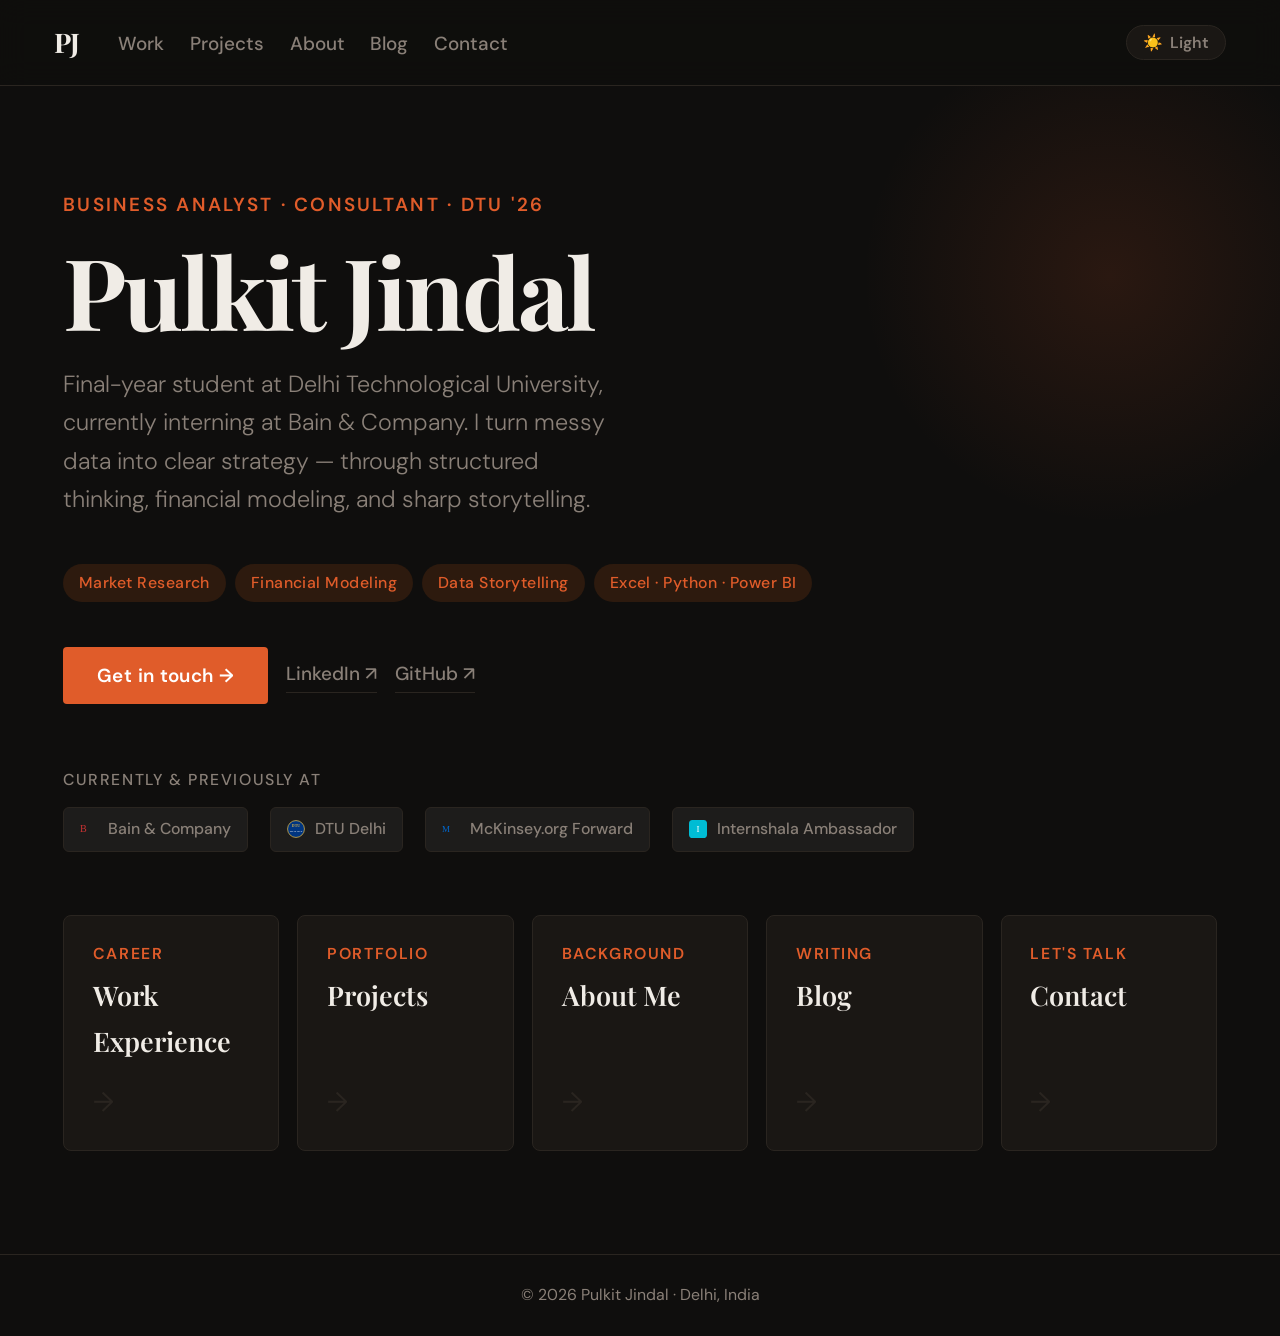
<file: portfolio.html>
<!DOCTYPE html>
<html lang="en" data-theme="dark">
<head>
<meta charset="UTF-8">
<meta name="viewport" content="width=device-width, initial-scale=1.0">
<title>Pulkit Jindal</title>
<link href="https://fonts.googleapis.com/css2?family=Playfair+Display:wght@400;600;700&family=DM+Sans:ital,opsz,wght@0,9..40,300;0,9..40,400;0,9..40,500;0,9..40,600;1,9..40,300&display=swap" rel="stylesheet">
<style>
:root {
  --fs-xs:   clamp(0.78rem, 1.4vw, 0.88rem);
  --fs-sm:   clamp(0.9rem,  1.8vw, 1.05rem);
  --fs-base: clamp(1rem,    2vw,   1.15rem);
  --fs-md:   clamp(1.1rem,  2.2vw, 1.3rem);
  --fs-lg:   clamp(1.25rem, 2.5vw, 1.5rem);
  --fs-xl:   clamp(1.5rem,  3vw,   2rem);
  --fs-2xl:  clamp(1.8rem,  4vw,   2.6rem);
  --fs-hero: clamp(2.8rem,  8vw,   5.5rem);
}
[data-theme="dark"] {
  --bg:#0f0e0d; --bg-alt:#161412; --ink:#f0ece6; --muted:#8a8078;
  --accent:#e05c2a; --accent-dim:#2d1a0e; --border:#2a2520;
  --card-bg:#1a1714; --nav-bg:rgba(15,14,13,0.93); --shadow:0 8px 40px rgba(0,0,0,0.55);
  --logo-filter: brightness(0) invert(1);
  --logo-bg: rgba(255,255,255,0.06);
}
[data-theme="light"] {
  --bg:#f9f7f4; --bg-alt:#ffffff; --ink:#1a1714; --muted:#6b6560;
  --accent:#c04a1e; --accent-dim:#f0e8e3; --border:#e0dad4;
  --card-bg:#ffffff; --nav-bg:rgba(249,247,244,0.93); --shadow:0 8px 30px rgba(0,0,0,0.08);
  --logo-filter: none;
  --logo-bg: rgba(0,0,0,0.04);
}

*,*::before,*::after{box-sizing:border-box;margin:0;padding:0;}
html{font-size:18px;}
body{
  font-family:'DM Sans',sans-serif; background:var(--bg); color:var(--ink);
  font-size:var(--fs-base); line-height:1.7; -webkit-font-smoothing:antialiased;
  transition:background 0.3s,color 0.3s; min-height:100vh;
}

/* NAV */
nav{
  position:sticky;top:0;z-index:200;
  background:var(--nav-bg); backdrop-filter:blur(14px); -webkit-backdrop-filter:blur(14px);
  border-bottom:1px solid var(--border);
  padding:clamp(0.8rem,2vw,1.1rem) clamp(1.2rem,5vw,3rem);
  display:flex;align-items:center;justify-content:space-between;gap:1rem;
  transition:background 0.3s,border-color 0.3s;
}
.nav-left{display:flex;align-items:center;gap:clamp(1.2rem,3vw,2.5rem);}
.nav-brand{
  font-family:'Playfair Display',serif; font-size:var(--fs-lg); font-weight:700;
  color:var(--ink); text-decoration:none; letter-spacing:-0.02em; flex-shrink:0;
}
.nav-links{display:flex;gap:clamp(0.7rem,2vw,1.6rem);list-style:none;flex-wrap:wrap;}
.nav-links a{font-size:var(--fs-sm);color:var(--muted);text-decoration:none;font-weight:500;transition:color 0.2s;}
.nav-links a:hover,.nav-links a.active{color:var(--accent);}
.theme-toggle{
  display:flex;align-items:center;gap:0.45em;
  background:var(--card-bg);border:1px solid var(--border);border-radius:100px;
  padding:0.38em 1em;cursor:pointer;font-size:var(--fs-xs);
  font-family:'DM Sans',sans-serif;font-weight:600;color:var(--muted);
  white-space:nowrap;flex-shrink:0;
  transition:background 0.2s,border-color 0.2s,color 0.2s;
}
.theme-toggle:hover{color:var(--accent);border-color:var(--accent);}

/* PAGES */
.page{display:none;animation:fadeIn 0.3s ease;}
.page.active{display:block;}
@keyframes fadeIn{from{opacity:0;transform:translateY(10px);}to{opacity:1;transform:translateY(0);}}

/* LAYOUT */
.section-wrap{padding:clamp(3rem,8vw,6rem) clamp(1.2rem,6vw,3.5rem);}
.section-wrap.alt{background:var(--bg-alt);}
.container{max-width:960px;margin:0 auto;}
.section-label{font-size:var(--fs-xs);font-weight:600;letter-spacing:0.14em;text-transform:uppercase;color:var(--accent);margin-bottom:0.5rem;}
.section-title{font-family:'Playfair Display',serif;font-size:var(--fs-2xl);font-weight:700;letter-spacing:-0.02em;color:var(--ink);margin-bottom:2.5rem;line-height:1.15;}
.back-link{display:inline-flex;align-items:center;gap:0.4em;font-size:var(--fs-sm);color:var(--muted);text-decoration:none;font-weight:500;margin-bottom:2rem;transition:color 0.2s;}
.back-link:hover{color:var(--accent);}

/* ── HERO ── */
.hero-page{
  min-height:calc(100vh - 62px);display:flex;flex-direction:column;justify-content:center;
  padding:clamp(3rem,8vw,6rem) clamp(1.2rem,6vw,3.5rem);
  position:relative;overflow:hidden;
}
.hero-page::before{
  content:'';position:absolute;top:-60px;right:-80px;
  width:clamp(220px,45vw,500px);height:clamp(220px,45vw,500px);
  background:radial-gradient(circle,rgba(224,92,42,0.13) 0%,transparent 70%);
  pointer-events:none;
}
.hero-eyebrow{font-size:var(--fs-sm);color:var(--accent);font-weight:600;letter-spacing:0.12em;text-transform:uppercase;margin-bottom:1rem;}
.hero-name{font-family:'Playfair Display',serif;font-size:var(--fs-hero);font-weight:700;line-height:1.05;letter-spacing:-0.03em;color:var(--ink);margin-bottom:1.2rem;}
.hero-sub{font-size:var(--fs-md);color:var(--muted);font-weight:300;max-width:560px;margin-bottom:2.5rem;line-height:1.65;}
.hero-tags{display:flex;flex-wrap:wrap;gap:0.5rem;margin-bottom:2.5rem;}
.tag{font-size:var(--fs-xs);font-weight:500;background:var(--accent-dim);color:var(--accent);border-radius:100px;padding:0.35em 1em;letter-spacing:0.03em;}
.hero-ctas{display:flex;flex-wrap:wrap;gap:1rem;align-items:center;}
.btn-primary{
  display:inline-flex;align-items:center;gap:0.4em;
  background:var(--accent);color:#fff;font-family:'DM Sans',sans-serif;
  font-size:var(--fs-sm);font-weight:600;padding:0.85em 1.8em;border-radius:4px;
  text-decoration:none;letter-spacing:0.02em;transition:opacity 0.2s,transform 0.2s;
  cursor:pointer;border:none;
}
.btn-primary:hover{opacity:0.85;transform:translateY(-2px);}
.btn-link{
  font-size:var(--fs-sm);color:var(--muted);text-decoration:none;font-weight:500;
  display:inline-flex;align-items:center;gap:0.3em;
  border-bottom:1.5px solid var(--border);padding-bottom:1px;
  transition:border-color 0.2s,color 0.2s;
}
.btn-link:hover{color:var(--accent);border-color:var(--accent);}

/* LOGOS STRIP on hero */
.hero-logos{
  margin-top:3.5rem;
  display:flex;flex-direction:column;gap:0.7rem;
}
.hero-logos-label{font-size:var(--fs-xs);color:var(--muted);font-weight:500;letter-spacing:0.1em;text-transform:uppercase;}
.hero-logos-row{
  display:flex;align-items:center;flex-wrap:wrap;gap:1.2rem;
}
.hero-logo-chip{
  display:flex;align-items:center;gap:0.55rem;
  background:var(--logo-bg);border:1px solid var(--border);
  border-radius:6px;padding:0.45rem 0.9rem;
  font-size:var(--fs-xs);color:var(--muted);font-weight:500;
  transition:border-color 0.2s;
}
.hero-logo-chip:hover{border-color:var(--accent);}
.hero-logo-chip img{width:18px;height:18px;object-fit:contain;border-radius:2px;}

/* HOME NAV CARDS */
.home-nav-grid{display:grid;grid-template-columns:repeat(auto-fill,minmax(min(100%,200px),1fr));gap:1rem;margin-top:3.5rem;}
.home-nav-card{
  background:var(--card-bg);border:1px solid var(--border);border-radius:8px;
  padding:1.4rem 1.6rem;text-decoration:none;color:var(--ink);
  display:flex;flex-direction:column;gap:0.3rem;
  transition:border-color 0.2s,transform 0.2s,box-shadow 0.2s;cursor:pointer;
}
.home-nav-card:hover{border-color:var(--accent);transform:translateY(-2px);box-shadow:var(--shadow);}
.home-nav-card-label{font-size:var(--fs-xs);color:var(--accent);font-weight:600;letter-spacing:0.1em;text-transform:uppercase;}
.home-nav-card-title{font-family:'Playfair Display',serif;font-size:var(--fs-lg);font-weight:600;}
.home-nav-card-arrow{font-size:var(--fs-lg);color:var(--border);margin-top:auto;padding-top:0.5rem;transition:color 0.2s;}
.home-nav-card:hover .home-nav-card-arrow{color:var(--accent);}

/* ── EXPERIENCE ── */
.exp-list{display:flex;flex-direction:column;}
.exp-item{
  display:grid;grid-template-columns:minmax(80px,140px) 1fr;
  gap:0 clamp(1.5rem,4vw,3rem);
  padding:clamp(1.5rem,3vw,2.2rem) 0;
  border-top:1px solid var(--border);align-items:start;
}
.exp-item:last-child{border-bottom:1px solid var(--border);}
.exp-left{display:flex;flex-direction:column;gap:0.7rem;align-items:flex-start;padding-top:0.2rem;}
.exp-period{font-size:var(--fs-xs);color:var(--muted);line-height:1.5;}

/* LOGO BOX */
.logo-box{
  width:48px;height:48px;border-radius:8px;
  background:var(--logo-bg);border:1px solid var(--border);
  display:flex;align-items:center;justify-content:center;
  overflow:hidden;flex-shrink:0;
}
.logo-box img{width:36px;height:36px;object-fit:contain;}
.logo-box svg{width:32px;height:32px;}

/* Large logo box for bigger display */
.logo-box-lg{
  width:56px;height:56px;border-radius:10px;
  background:var(--logo-bg);border:1px solid var(--border);
  display:flex;align-items:center;justify-content:center;
  overflow:hidden;flex-shrink:0;
}
.logo-box-lg img{width:44px;height:44px;object-fit:contain;}

.exp-company{font-family:'Playfair Display',serif;font-size:var(--fs-lg);font-weight:600;color:var(--ink);margin-bottom:0.2rem;}
.exp-role{font-size:var(--fs-sm);color:var(--accent);font-weight:600;margin-bottom:0.8rem;}
.exp-bullets{list-style:none;display:flex;flex-direction:column;gap:0.35rem;}
.exp-bullets li{font-size:var(--fs-sm);color:var(--muted);padding-left:1.2em;position:relative;line-height:1.6;}
.exp-bullets li::before{content:'—';position:absolute;left:0;color:var(--accent);font-size:0.85em;}

/* ── PROJECTS ── */
.projects-grid{display:grid;grid-template-columns:repeat(auto-fill,minmax(min(100%,300px),1fr));gap:clamp(1rem,3vw,1.5rem);}
.project-card{
  background:var(--card-bg);border:1px solid var(--border);border-radius:8px;
  padding:clamp(1.4rem,3vw,2rem);display:flex;flex-direction:column;gap:0.75rem;
  transition:box-shadow 0.25s,transform 0.25s,border-color 0.25s;
}
.project-card:hover{box-shadow:var(--shadow);transform:translateY(-3px);border-color:var(--accent);}
.project-card-header{display:flex;align-items:center;justify-content:space-between;gap:1rem;}
.project-year{font-size:var(--fs-xs);color:var(--accent);font-weight:600;letter-spacing:0.06em;}
.project-logo{width:36px;height:36px;border-radius:6px;background:var(--logo-bg);border:1px solid var(--border);display:flex;align-items:center;justify-content:center;overflow:hidden;flex-shrink:0;}
.project-logo img{width:26px;height:26px;object-fit:contain;}
.project-logo svg{width:24px;height:24px;}
.project-name{font-family:'Playfair Display',serif;font-size:var(--fs-xl);font-weight:600;line-height:1.25;color:var(--ink);}
.project-desc{font-size:var(--fs-sm);color:var(--muted);line-height:1.65;}
.project-bullets{list-style:none;display:flex;flex-direction:column;gap:0.3rem;}
.project-bullets li{font-size:var(--fs-xs);color:var(--muted);padding-left:1em;position:relative;line-height:1.55;}
.project-bullets li::before{content:'·';position:absolute;left:0;color:var(--accent);font-size:1.4em;line-height:0.9;}
.project-tags{display:flex;flex-wrap:wrap;gap:0.4rem;margin-top:auto;padding-top:0.5rem;}
.tech-tag{font-size:var(--fs-xs);background:var(--accent-dim);color:var(--accent);border-radius:3px;padding:0.2em 0.7em;font-weight:500;}

/* ── ABOUT ── */
.about-grid{display:grid;grid-template-columns:1fr 1fr;gap:clamp(2rem,5vw,4rem);align-items:start;}
.about-bio{font-size:var(--fs-md);color:var(--ink);line-height:1.78;font-weight:300;}
.about-bio strong{font-weight:600;}
.about-bio p+p{margin-top:1.2rem;}
.about-facts{display:flex;flex-direction:column;gap:1.2rem;}
.fact-row{display:flex;flex-direction:column;gap:0.2rem;}
.fact-label{font-size:var(--fs-xs);font-weight:600;letter-spacing:0.1em;text-transform:uppercase;color:var(--muted);}
.fact-value{font-size:var(--fs-sm);color:var(--ink);}

/* ACHIEVEMENTS / BADGE CARDS */
.achievements-grid{display:grid;grid-template-columns:repeat(auto-fill,minmax(min(100%,260px),1fr));gap:1rem;margin-top:2rem;}
.achievement-card{
  background:var(--card-bg);border:1px solid var(--border);border-radius:8px;
  padding:1.3rem 1.5rem;display:flex;align-items:center;gap:1rem;
  transition:border-color 0.2s,transform 0.2s;
}
.achievement-card:hover{border-color:var(--accent);transform:translateY(-2px);}
.achievement-logo{width:44px;height:44px;border-radius:8px;background:var(--logo-bg);border:1px solid var(--border);display:flex;align-items:center;justify-content:center;overflow:hidden;flex-shrink:0;}
.achievement-logo img{width:32px;height:32px;object-fit:contain;}
.achievement-logo svg{width:30px;height:30px;}
.achievement-info{display:flex;flex-direction:column;gap:0.15rem;}
.achievement-name{font-size:var(--fs-sm);font-weight:600;color:var(--ink);line-height:1.3;}
.achievement-sub{font-size:var(--fs-xs);color:var(--muted);}

/* TIMELINE */
.timeline{display:flex;flex-direction:column;position:relative;}
.timeline::before{content:'';position:absolute;left:116px;top:0;bottom:0;width:1px;background:var(--border);}
.timeline-item{display:grid;grid-template-columns:116px 1fr;gap:0 clamp(1.5rem,4vw,2.5rem);padding:clamp(1.2rem,2.5vw,1.8rem) 0;position:relative;}
.timeline-year{font-family:'Playfair Display',serif;font-size:var(--fs-xl);font-weight:700;color:var(--accent);line-height:1.3;text-align:right;}
.timeline-dot{position:absolute;left:110px;top:calc(clamp(1.2rem,2.5vw,1.8rem) + 0.35em);width:13px;height:13px;border-radius:50%;background:var(--accent);border:3px solid var(--bg);box-shadow:0 0 0 1px var(--accent);z-index:1;}
.timeline-content{padding-left:1rem;}
.timeline-header{display:flex;align-items:center;gap:0.8rem;margin-bottom:0.4rem;}
.timeline-logo{width:32px;height:32px;border-radius:6px;background:var(--logo-bg);border:1px solid var(--border);display:flex;align-items:center;justify-content:center;overflow:hidden;flex-shrink:0;}
.timeline-logo img{width:24px;height:24px;object-fit:contain;}
.timeline-logo svg{width:20px;height:20px;}
.timeline-title{font-family:'Playfair Display',serif;font-size:var(--fs-lg);font-weight:600;color:var(--ink);line-height:1.3;}
.timeline-desc{font-size:var(--fs-sm);color:var(--muted);line-height:1.65;}

/* BLOG */
.blog-list{display:flex;flex-direction:column;}
.blog-item{
  padding:clamp(1.5rem,3vw,2rem) 0;border-top:1px solid var(--border);
  display:flex;flex-wrap:wrap;justify-content:space-between;align-items:flex-start;gap:1rem;
  cursor:pointer;transition:border-top-color 0.2s;
}
.blog-item:last-child{border-bottom:1px solid var(--border);}
.blog-item:hover{border-top-color:var(--accent);}
.blog-item:hover .blog-title{color:var(--accent);}
.blog-meta{display:flex;flex-wrap:wrap;gap:0.8rem;margin-bottom:0.4rem;align-items:center;}
.blog-category{font-size:var(--fs-xs);color:var(--accent);font-weight:600;letter-spacing:0.06em;text-transform:uppercase;}
.blog-date{font-size:var(--fs-xs);color:var(--muted);}
.blog-title{font-family:'Playfair Display',serif;font-size:var(--fs-xl);font-weight:600;line-height:1.3;color:var(--ink);transition:color 0.2s;max-width:680px;}
.blog-desc{font-size:var(--fs-sm);color:var(--muted);margin-top:0.4rem;max-width:600px;line-height:1.65;}
.blog-arrow{font-size:var(--fs-xl);color:var(--border);transition:color 0.2s,transform 0.2s;flex-shrink:0;align-self:center;}
.blog-item:hover .blog-arrow{color:var(--accent);transform:translateX(4px);}

/* BLOG POST */
.post-header{margin-bottom:2.5rem;padding-bottom:2rem;border-bottom:1px solid var(--border);}
.post-header .blog-category{font-size:var(--fs-xs);color:var(--accent);font-weight:600;letter-spacing:0.1em;text-transform:uppercase;margin-bottom:0.6rem;display:block;}
.post-title{font-family:'Playfair Display',serif;font-size:var(--fs-2xl);font-weight:700;color:var(--ink);line-height:1.15;letter-spacing:-0.02em;}
.post-body{display:flex;flex-direction:column;gap:1.3rem;max-width:700px;}
.post-body p{font-size:var(--fs-md);color:var(--muted);line-height:1.82;font-weight:300;}
.post-body p strong{color:var(--ink);font-weight:600;}
.post-summary{background:var(--accent-dim);border-left:3px solid var(--accent);border-radius:4px;padding:1.3rem 1.6rem;}
.post-summary-title{font-size:var(--fs-sm);font-weight:700;color:var(--ink);margin-bottom:0.8rem;}
.post-summary ol{padding-left:1.4em;display:flex;flex-direction:column;gap:0.5rem;}
.post-summary li{font-size:var(--fs-sm);color:var(--muted);line-height:1.65;}

/* CONTACT */
.contact-grid{display:grid;grid-template-columns:repeat(auto-fill,minmax(min(100%,200px),1fr));gap:2rem;margin-bottom:3rem;}
.contact-item-label{font-size:var(--fs-xs);font-weight:600;letter-spacing:0.1em;text-transform:uppercase;color:var(--muted);margin-bottom:0.3rem;}
.contact-item-value{font-size:var(--fs-md);}
.contact-item-value a{color:var(--ink);text-decoration:none;border-bottom:1px solid var(--border);padding-bottom:1px;transition:border-color 0.2s,color 0.2s;}
.contact-item-value a:hover{color:var(--accent);border-color:var(--accent);}

/* FOOTER */
footer{text-align:center;font-size:var(--fs-xs);color:var(--muted);padding:1.5rem;border-top:1px solid var(--border);background:var(--bg);}

/* RESPONSIVE */
@media(max-width:700px){
  .exp-item{grid-template-columns:1fr;gap:0.5rem;}
  .exp-left{flex-direction:row;align-items:center;gap:0.8rem;}
  .about-grid{grid-template-columns:1fr;}
  .timeline::before{left:0;}
  .timeline-item{grid-template-columns:1fr;}
  .timeline-year{text-align:left;font-size:var(--fs-lg);}
  .timeline-dot{display:none;}
  .timeline-content{padding-left:0;}
  .nav-links{gap:0.6rem;}
}
@media(max-width:520px){
  .blog-item{flex-direction:column;}
  .home-nav-grid{grid-template-columns:1fr 1fr;}
  .nav-links li:nth-child(n+4){display:none;}
}
</style>
</head>
<body>

<nav>
  <div class="nav-left">
    <a href="#" class="nav-brand" onclick="navigate('home');return false;">PJ</a>
    <ul class="nav-links">
      <li><a href="#work"     onclick="navigate('work');return false;">Work</a></li>
      <li><a href="#projects" onclick="navigate('projects');return false;">Projects</a></li>
      <li><a href="#about"    onclick="navigate('about');return false;">About</a></li>
      <li><a href="#blog"     onclick="navigate('blog');return false;">Blog</a></li>
      <li><a href="#contact"  onclick="navigate('contact');return false;">Contact</a></li>
    </ul>
  </div>
  <button class="theme-toggle" onclick="toggleTheme()">
    <span id="toggle-icon">☀️</span>
    <span id="toggle-label">Light</span>
  </button>
</nav>

<!-- ══════════════════════════════════════
     PAGE: HOME
═══════════════════════════════════════ -->
<div class="page" id="page-home">
  <div class="hero-page">
    <div class="hero-eyebrow">Business Analyst · Consultant · DTU '26</div>
    <h1 class="hero-name">Pulkit Jindal</h1>
    <p class="hero-sub">Final-year student at Delhi Technological University, currently interning at Bain&nbsp;&amp;&nbsp;Company. I turn messy data into clear strategy — through structured thinking, financial modeling, and sharp storytelling.</p>
    <div class="hero-tags">
      <span class="tag">Market Research</span>
      <span class="tag">Financial Modeling</span>
      <span class="tag">Data Storytelling</span>
      <span class="tag">Excel · Python · Power BI</span>
    </div>
    <div class="hero-ctas">
      <button class="btn-primary" onclick="navigate('contact')">Get in touch →</button>
      <a href="https://linkedin.com" target="_blank" class="btn-link">LinkedIn ↗</a>
      <a href="https://github.com" target="_blank" class="btn-link">GitHub ↗</a>
    </div>

    <!-- Logos strip -->
    <div class="hero-logos">
      <span class="hero-logos-label">Currently &amp; previously at</span>
      <div class="hero-logos-row">
        <div class="hero-logo-chip">
          <img src="https://logo.clearbit.com/bain.com" alt="Bain" onerror="this.src='data:image/svg+xml,<svg xmlns=\'http://www.w3.org/2000/svg\' viewBox=\'0 0 32 32\'><text y=\'22\' font-size=\'18\' fill=\'%23cc3333\'>B</text></svg>'">
          Bain &amp; Company
        </div>
        <div class="hero-logo-chip">
          <!-- DTU custom SVG seal style -->
          <svg viewBox="0 0 32 32" fill="none" xmlns="http://www.w3.org/2000/svg" width="18" height="18">
            <circle cx="16" cy="16" r="15" fill="#003580" stroke="#c8a84b" stroke-width="1.5"/>
            <text x="16" y="13" text-anchor="middle" font-family="serif" font-size="7" font-weight="bold" fill="#c8a84b">DTU</text>
            <text x="16" y="22" text-anchor="middle" font-family="serif" font-size="3.8" fill="#ffffff">DELHI TECH</text>
          </svg>
          DTU Delhi
        </div>
        <div class="hero-logo-chip">
          <img src="https://logo.clearbit.com/mckinsey.org" alt="McKinsey" onerror="this.src='data:image/svg+xml,<svg xmlns=\'http://www.w3.org/2000/svg\' viewBox=\'0 0 32 32\'><text y=\'22\' font-size=\'16\' fill=\'%230066cc\'>M</text></svg>'">
          McKinsey.org Forward
        </div>
        <div class="hero-logo-chip">
          <!-- Internshala icon -->
          <img src="https://logo.clearbit.com/internshala.com" alt="Internshala" onerror="this.src='data:image/svg+xml,<svg xmlns=\'http://www.w3.org/2000/svg\' viewBox=\'0 0 32 32\'><rect width=\'32\' height=\'32\' rx=\'6\' fill=\'%2300bcd4\'/><text x=\'16\' y=\'22\' text-anchor=\'middle\' font-size=\'16\' fill=\'white\'>I</text></svg>'">
          Internshala Ambassador
        </div>
      </div>
    </div>

    <div class="home-nav-grid">
      <div class="home-nav-card" onclick="navigate('work')">
        <span class="home-nav-card-label">Career</span>
        <span class="home-nav-card-title">Work Experience</span>
        <span class="home-nav-card-arrow">→</span>
      </div>
      <div class="home-nav-card" onclick="navigate('projects')">
        <span class="home-nav-card-label">Portfolio</span>
        <span class="home-nav-card-title">Projects</span>
        <span class="home-nav-card-arrow">→</span>
      </div>
      <div class="home-nav-card" onclick="navigate('about')">
        <span class="home-nav-card-label">Background</span>
        <span class="home-nav-card-title">About Me</span>
        <span class="home-nav-card-arrow">→</span>
      </div>
      <div class="home-nav-card" onclick="navigate('blog')">
        <span class="home-nav-card-label">Writing</span>
        <span class="home-nav-card-title">Blog</span>
        <span class="home-nav-card-arrow">→</span>
      </div>
      <div class="home-nav-card" onclick="navigate('contact')">
        <span class="home-nav-card-label">Let's talk</span>
        <span class="home-nav-card-title">Contact</span>
        <span class="home-nav-card-arrow">→</span>
      </div>
    </div>
  </div>
</div>

<!-- ══════════════════════════════════════
     PAGE: WORK
═══════════════════════════════════════ -->
<div class="page" id="page-work">
  <div class="section-wrap">
    <div class="container">
      <a class="back-link" href="#" onclick="navigate('home');return false;">← Home</a>
      <p class="section-label">Career</p>
      <h2 class="section-title">Work Experience</h2>
      <div class="exp-list">

        <!-- Bain -->
        <div class="exp-item">
          <div class="exp-left">
            <div class="logo-box-lg">
              <img src="https://logo.clearbit.com/bain.com" alt="Bain & Company"
                onerror="this.style.display='none';this.parentElement.innerHTML='<svg viewBox=\'0 0 44 44\' xmlns=\'http://www.w3.org/2000/svg\'><rect width=\'44\' height=\'44\' rx=\'6\' fill=\'%23cc0000\'/><text x=\'22\' y=\'30\' text-anchor=\'middle\' font-family=\'Arial\' font-size=\'22\' font-weight=\'bold\' fill=\'white\'>B</text></svg>'">
            </div>
            <span class="exp-period">Jan 2026 – Present</span>
          </div>
          <div>
            <div class="exp-company">Bain &amp; Company</div>
            <div class="exp-role">Analyst Intern · Gurugram</div>
            <ul class="exp-bullets">
              <li>Market sizing, competitor benchmarking &amp; financial analysis</li>
              <li>Excel modeling and slide-based storytelling for exec-ready deliverables</li>
            </ul>
          </div>
        </div>

        <!-- Fintegic -->
        <div class="exp-item">
          <div class="exp-left">
            <div class="logo-box-lg">
              <!-- Custom F icon for Fintegic -->
              <svg viewBox="0 0 44 44" xmlns="http://www.w3.org/2000/svg">
                <rect width="44" height="44" rx="8" fill="#1e3a5f"/>
                <text x="22" y="30" text-anchor="middle" font-family="Georgia,serif" font-size="24" font-weight="bold" fill="#4db8ff">F</text>
              </svg>
            </div>
            <span class="exp-period">May – Jul 2025</span>
          </div>
          <div>
            <div class="exp-company">Fintegic Business Consulting</div>
            <div class="exp-role">Analyst Intern · Remote</div>
            <ul class="exp-bullets">
              <li>Requirement study, process analysis &amp; operational workflow improvements</li>
            </ul>
          </div>
        </div>

        <!-- Ambey -->
        <div class="exp-item">
          <div class="exp-left">
            <div class="logo-box-lg">
              <svg viewBox="0 0 44 44" xmlns="http://www.w3.org/2000/svg">
                <rect width="44" height="44" rx="8" fill="#1a4a1a"/>
                <text x="22" y="30" text-anchor="middle" font-family="Georgia,serif" font-size="22" font-weight="bold" fill="#66cc66">A</text>
              </svg>
            </div>
            <span class="exp-period">May – Aug 2024</span>
          </div>
          <div>
            <div class="exp-company">Ambey Polymers</div>
            <div class="exp-role">Business Analyst Intern · Remote</div>
            <ul class="exp-bullets">
              <li>Analysed 10K+ daily transactions — reduced turnaround time by 35%</li>
              <li>Built real-time dashboards monitoring KPIs across 15+ microservices</li>
            </ul>
          </div>
        </div>

      </div>
    </div>
  </div>
</div>

<!-- ══════════════════════════════════════
     PAGE: PROJECTS
═══════════════════════════════════════ -->
<div class="page" id="page-projects">
  <div class="section-wrap">
    <div class="container">
      <a class="back-link" href="#" onclick="navigate('home');return false;">← Home</a>
      <p class="section-label">Portfolio</p>
      <h2 class="section-title">Featured Projects</h2>
      <div class="projects-grid">

        <!-- Coffee Shop -->
        <div class="project-card">
          <div class="project-card-header">
            <div class="project-year">January 2025</div>
            <div class="project-logo">
              <!-- Excel green icon -->
              <svg viewBox="0 0 32 32" xmlns="http://www.w3.org/2000/svg">
                <rect width="32" height="32" rx="4" fill="#217346"/>
                <text x="16" y="22" text-anchor="middle" font-family="Arial" font-size="14" font-weight="bold" fill="white">X</text>
              </svg>
            </div>
          </div>
          <div class="project-name">Coffee Shop Analytics Dashboard</div>
          <div class="project-desc">Interactive Excel dashboard tracking $698K in sales, 149K footfall, and trend-based KPIs across multiple locations.</div>
          <ul class="project-bullets">
            <li>Tracked $698K in total sales and 149K customer footfall</li>
            <li>Identified peak hours and top-performing products with trend analysis</li>
            <li>Used Power Query for automated data transformation</li>
            <li>Interactive slicers for filtering by location, date, and category</li>
          </ul>
          <div class="project-tags">
            <span class="tech-tag">Excel</span>
            <span class="tech-tag">Power Query</span>
            <span class="tech-tag">Pivot Tables</span>
            <span class="tech-tag">Data Visualization</span>
          </div>
        </div>

        <!-- Bank Loan -->
        <div class="project-card">
          <div class="project-card-header">
            <div class="project-year">April 2024</div>
            <div class="project-logo">
              <!-- Power BI yellow icon -->
              <svg viewBox="0 0 32 32" xmlns="http://www.w3.org/2000/svg">
                <rect width="32" height="32" rx="4" fill="#f2c811"/>
                <rect x="7" y="18" width="4" height="8" rx="1" fill="#1a1a1a"/>
                <rect x="14" y="12" width="4" height="14" rx="1" fill="#1a1a1a"/>
                <rect x="21" y="7" width="4" height="19" rx="1" fill="#1a1a1a"/>
              </svg>
            </div>
          </div>
          <div class="project-name">Bank Loan Analysis &amp; Prediction</div>
          <div class="project-desc">End-to-end ML pipeline for bank loan approval prediction paired with interactive Power BI dashboards.</div>
          <ul class="project-bullets">
            <li>Random Forest classifier achieving 97% prediction accuracy</li>
            <li>Feature engineering and model selection in Python (scikit-learn)</li>
            <li>Power BI dashboards for non-technical stakeholders</li>
            <li>Actionable insights to reduce loan default risk</li>
          </ul>
          <div class="project-tags">
            <span class="tech-tag">Python</span>
            <span class="tech-tag">Machine Learning</span>
            <span class="tech-tag">Power BI</span>
            <span class="tech-tag">scikit-learn</span>
          </div>
        </div>

        <!-- Ambey KPI -->
        <div class="project-card">
          <div class="project-card-header">
            <div class="project-year">2024</div>
            <div class="project-logo">
              <svg viewBox="0 0 32 32" xmlns="http://www.w3.org/2000/svg">
                <rect width="32" height="32" rx="4" fill="#1a4a1a"/>
                <text x="16" y="21" text-anchor="middle" font-family="Georgia,serif" font-size="16" font-weight="bold" fill="#66cc66">A</text>
              </svg>
            </div>
          </div>
          <div class="project-name">Ambey Polymers KPI Dashboard</div>
          <div class="project-desc">Real-time executive dashboard built during internship to monitor KPIs across 15+ microservices.</div>
          <ul class="project-bullets">
            <li>Processed and visualized 10K+ daily transactions</li>
            <li>Identified bottlenecks that cut turnaround time by 35%</li>
            <li>Monitored KPIs across 15+ microservices in real-time</li>
          </ul>
          <div class="project-tags">
            <span class="tech-tag">Data Analysis</span>
            <span class="tech-tag">KPI Monitoring</span>
            <span class="tech-tag">Process Optimization</span>
          </div>
        </div>

      </div>
    </div>
  </div>
</div>

<!-- ══════════════════════════════════════
     PAGE: ABOUT
═══════════════════════════════════════ -->
<div class="page" id="page-about">
  <div class="section-wrap">
    <div class="container">
      <a class="back-link" href="#" onclick="navigate('home');return false;">← Home</a>
      <p class="section-label">Background</p>
      <h2 class="section-title">About Me</h2>
      <div class="about-grid">
        <div class="about-bio">
          <p>I'm a business analyst who enjoys finding <strong>the one number that changes the room</strong>. I care about clear thinking, good frameworks, and outcomes that actually matter.</p>
          <p>DTU student, Bain intern, and occasional data nerd. Selected for the <strong>McKinsey.org Forward 2025</strong> program and formerly a Google Code-in participant.</p>
        </div>
        <div class="about-facts">
          <div class="fact-row"><div class="fact-label">Currently</div><div class="fact-value">Analyst Intern @ Bain &amp; Company</div></div>
          <div class="fact-row"><div class="fact-label">Education</div><div class="fact-value">B.Tech @ DTU · Graduating 2026</div></div>
          <div class="fact-row"><div class="fact-label">Location</div><div class="fact-value">Delhi, India</div></div>
          <div class="fact-row"><div class="fact-label">Strengths</div><div class="fact-value">Market Research · Financial Modeling · Data Storytelling</div></div>
          <div class="fact-row"><div class="fact-label">Tools</div><div class="fact-value">Excel · PowerPoint · Python · Tableau · Power BI</div></div>
        </div>
      </div>

      <!-- Achievements with logos -->
      <div style="margin-top:3rem;">
        <p class="section-label">Recognition</p>
        <h3 style="font-family:'Playfair Display',serif;font-size:var(--fs-xl);font-weight:600;color:var(--ink);margin-bottom:1.5rem;">Notable Programs &amp; Achievements</h3>
        <div class="achievements-grid">

          <div class="achievement-card">
            <div class="achievement-logo">
              <img src="https://logo.clearbit.com/mckinsey.com" alt="McKinsey"
                onerror="this.style.display='none';this.parentElement.innerHTML='<svg viewBox=\'0 0 32 32\' xmlns=\'http://www.w3.org/2000/svg\'><rect width=\'32\' height=\'32\' rx=\'6\' fill=\'%230057a8\'/><text x=\'16\' y=\'22\' text-anchor=\'middle\' font-family=\'Arial\' font-size=\'16\' font-weight=\'bold\' fill=\'white\'>M</text></svg>'">
            </div>
            <div class="achievement-info">
              <div class="achievement-name">McKinsey.org Forward</div>
              <div class="achievement-sub">2025 · Leadership Program</div>
            </div>
          </div>

          <div class="achievement-card">
            <div class="achievement-logo">
              <svg viewBox="0 0 32 32" fill="none" xmlns="http://www.w3.org/2000/svg">
                <circle cx="16" cy="16" r="16" fill="#003580"/>
                <circle cx="16" cy="16" r="13" fill="none" stroke="#c8a84b" stroke-width="1"/>
                <text x="16" y="13" text-anchor="middle" font-family="serif" font-size="6.5" font-weight="bold" fill="#c8a84b">DTU</text>
                <text x="16" y="21" text-anchor="middle" font-family="sans-serif" font-size="3.2" fill="#ffffff" letter-spacing="0.3">DELHI TECH UNIV</text>
              </svg>
            </div>
            <div class="achievement-info">
              <div class="achievement-name">B.Tech — DTU</div>
              <div class="achievement-sub">2022–2026 · Graduating</div>
            </div>
          </div>

          <div class="achievement-card">
            <div class="achievement-logo">
              <img src="https://logo.clearbit.com/google.com" alt="Google"
                onerror="this.style.display='none';this.parentElement.innerHTML='<svg viewBox=\'0 0 32 32\' xmlns=\'http://www.w3.org/2000/svg\'><rect width=\'32\' height=\'32\' rx=\'6\' fill=\'%234285f4\'/><text x=\'16\' y=\'22\' text-anchor=\'middle\' font-family=\'Arial\' font-size=\'16\' font-weight=\'bold\' fill=\'white\'>G</text></svg>'">
            </div>
            <div class="achievement-info">
              <div class="achievement-name">Google Code-in</div>
              <div class="achievement-sub">Open Source Contributor</div>
            </div>
          </div>

          <div class="achievement-card">
            <div class="achievement-logo">
              <img src="https://logo.clearbit.com/bain.com" alt="Bain"
                onerror="this.style.display='none';this.parentElement.innerHTML='<svg viewBox=\'0 0 32 32\' xmlns=\'http://www.w3.org/2000/svg\'><rect width=\'32\' height=\'32\' rx=\'6\' fill=\'%23cc0000\'/><text x=\'16\' y=\'22\' text-anchor=\'middle\' font-family=\'Arial\' font-size=\'16\' font-weight=\'bold\' fill=\'white\'>B</text></svg>'">
            </div>
            <div class="achievement-info">
              <div class="achievement-name">Bain &amp; Company</div>
              <div class="achievement-sub">Analyst Intern · 2026</div>
            </div>
          </div>

          <div class="achievement-card">
            <div class="achievement-logo">
              <img src="https://logo.clearbit.com/internshala.com" alt="Internshala"
                onerror="this.style.display='none';this.parentElement.innerHTML='<svg viewBox=\'0 0 32 32\' xmlns=\'http://www.w3.org/2000/svg\'><rect width=\'32\' height=\'32\' rx=\'6\' fill=\'%2300bcd4\'/><text x=\'16\' y=\'22\' text-anchor=\'middle\' font-family=\'Arial\' font-size=\'14\' font-weight=\'bold\' fill=\'white\'>I</text></svg>'">
            </div>
            <div class="achievement-info">
              <div class="achievement-name">Campus Ambassador</div>
              <div class="achievement-sub">Internshala · iQOO</div>
            </div>
          </div>

          <div class="achievement-card">
            <div class="achievement-logo">
              <!-- Mentor badge icon -->
              <svg viewBox="0 0 32 32" xmlns="http://www.w3.org/2000/svg">
                <rect width="32" height="32" rx="6" fill="#5c35a0"/>
                <text x="16" y="21" text-anchor="middle" font-family="Arial" font-size="16">🎓</text>
              </svg>
            </div>
            <div class="achievement-info">
              <div class="achievement-name">Mentor Head</div>
              <div class="achievement-sub">STEP DTU · 150+ students</div>
            </div>
          </div>

        </div>
      </div>
    </div>
  </div>

  <!-- Timeline -->
  <div class="section-wrap alt">
    <div class="container">
      <p class="section-label">Journey</p>
      <h2 class="section-title">Timeline</h2>
      <div class="timeline">

        <div class="timeline-item">
          <div class="timeline-year">2026</div>
          <div class="timeline-dot"></div>
          <div class="timeline-content">
            <div class="timeline-header">
              <div class="timeline-logo">
                <img src="https://logo.clearbit.com/bain.com" alt="Bain"
                  onerror="this.style.display='none';this.parentElement.innerHTML='<svg viewBox=\'0 0 24 24\' xmlns=\'http://www.w3.org/2000/svg\'><rect width=\'24\' height=\'24\' rx=\'4\' fill=\'%23cc0000\'/><text x=\'12\' y=\'17\' text-anchor=\'middle\' font-size=\'12\' font-weight=\'bold\' fill=\'white\'>B</text></svg>'">
              </div>
              <div class="timeline-title">Bain &amp; Company</div>
            </div>
            <div class="timeline-desc">Joined as Analyst Intern in January. Supporting consulting teams on strategic engagements — market sizing, benchmarking, and financial modeling.</div>
          </div>
        </div>

        <div class="timeline-item">
          <div class="timeline-year"></div>
          <div class="timeline-dot"></div>
          <div class="timeline-content">
            <div class="timeline-header">
              <div class="timeline-logo">
                <svg viewBox="0 0 24 24" fill="none" xmlns="http://www.w3.org/2000/svg">
                  <circle cx="12" cy="12" r="12" fill="#003580"/>
                  <text x="12" y="16" text-anchor="middle" font-family="serif" font-size="7" font-weight="bold" fill="#c8a84b">DTU</text>
                </svg>
              </div>
              <div class="timeline-title">Placement Coordinator</div>
            </div>
            <div class="timeline-desc">Managing campus recruitment for the 2026 batch at DTU — coordinating between 2000+ students and 70+ recruiting organizations.</div>
          </div>
        </div>

        <div class="timeline-item">
          <div class="timeline-year">2025</div>
          <div class="timeline-dot"></div>
          <div class="timeline-content">
            <div class="timeline-header">
              <div class="timeline-logo">
                <img src="https://logo.clearbit.com/mckinsey.com" alt="McKinsey"
                  onerror="this.style.display='none';this.parentElement.innerHTML='<svg viewBox=\'0 0 24 24\' xmlns=\'http://www.w3.org/2000/svg\'><rect width=\'24\' height=\'24\' rx=\'4\' fill=\'%230057a8\'/><text x=\'12\' y=\'17\' text-anchor=\'middle\' font-size=\'13\' font-weight=\'bold\' fill=\'white\'>M</text></svg>'">
              </div>
              <div class="timeline-title">McKinsey.org Forward</div>
            </div>
            <div class="timeline-desc">Selected for the international leadership and professional development program. Strengthened strategic thinking and communication skills.</div>
          </div>
        </div>

        <div class="timeline-item">
          <div class="timeline-year"></div>
          <div class="timeline-dot"></div>
          <div class="timeline-content">
            <div class="timeline-header">
              <div class="timeline-logo">
                <svg viewBox="0 0 24 24" xmlns="http://www.w3.org/2000/svg">
                  <rect width="24" height="24" rx="4" fill="#1e3a5f"/>
                  <text x="12" y="17" text-anchor="middle" font-family="Georgia,serif" font-size="14" font-weight="bold" fill="#4db8ff">F</text>
                </svg>
              </div>
              <div class="timeline-title">Fintegic Consulting</div>
            </div>
            <div class="timeline-desc">Interned as an Analyst — worked on process analysis, data interpretation, and operational workflow improvements for client projects.</div>
          </div>
        </div>

        <div class="timeline-item">
          <div class="timeline-year"></div>
          <div class="timeline-dot"></div>
          <div class="timeline-content">
            <div class="timeline-header">
              <div class="timeline-logo">
                <svg viewBox="0 0 24 24" xmlns="http://www.w3.org/2000/svg">
                  <rect width="24" height="24" rx="4" fill="#5c35a0"/>
                  <text x="12" y="17" text-anchor="middle" font-size="13">🎓</text>
                </svg>
              </div>
              <div class="timeline-title">Mentor Head @ STEP DTU</div>
            </div>
            <div class="timeline-desc">Led the Mentorlink program with 29 mentors supporting 150+ students. 95% satisfaction rating. Ran skill-development workshops for 200+ students.</div>
          </div>
        </div>

        <div class="timeline-item">
          <div class="timeline-year">2024</div>
          <div class="timeline-dot"></div>
          <div class="timeline-content">
            <div class="timeline-header">
              <div class="timeline-logo">
                <svg viewBox="0 0 24 24" xmlns="http://www.w3.org/2000/svg">
                  <rect width="24" height="24" rx="4" fill="#1a4a1a"/>
                  <text x="12" y="17" text-anchor="middle" font-family="Georgia,serif" font-size="13" font-weight="bold" fill="#66cc66">A</text>
                </svg>
              </div>
              <div class="timeline-title">Ambey Polymers</div>
            </div>
            <div class="timeline-desc">First internship as a Business Analyst. Analyzed 10K+ daily transactions, cut turnaround time by 35%, built real-time KPI dashboards.</div>
          </div>
        </div>

        <div class="timeline-item">
          <div class="timeline-year"></div>
          <div class="timeline-dot"></div>
          <div class="timeline-content">
            <div class="timeline-header">
              <div class="timeline-logo">
                <svg viewBox="0 0 24 24" xmlns="http://www.w3.org/2000/svg">
                  <rect width="24" height="24" rx="4" fill="#f2c811"/>
                  <rect x="5" y="14" width="3" height="6" rx="1" fill="#1a1a1a"/>
                  <rect x="10" y="10" width="3" height="10" rx="1" fill="#1a1a1a"/>
                  <rect x="15" y="6" width="3" height="14" rx="1" fill="#1a1a1a"/>
                </svg>
              </div>
              <div class="timeline-title">Bank Loan ML Project</div>
            </div>
            <div class="timeline-desc">Built a Random Forest classifier at 97% accuracy for loan prediction, paired with interactive Power BI dashboards.</div>
          </div>
        </div>

        <div class="timeline-item">
          <div class="timeline-year"></div>
          <div class="timeline-dot"></div>
          <div class="timeline-content">
            <div class="timeline-header">
              <div class="timeline-logo">
                <img src="https://logo.clearbit.com/internshala.com" alt="Internshala"
                  onerror="this.style.display='none';this.parentElement.innerHTML='<svg viewBox=\'0 0 24 24\' xmlns=\'http://www.w3.org/2000/svg\'><rect width=\'24\' height=\'24\' rx=\'4\' fill=\'%2300bcd4\'/><text x=\'12\' y=\'17\' text-anchor=\'middle\' font-size=\'12\' font-weight=\'bold\' fill=\'white\'>I</text></svg>'">
              </div>
              <div class="timeline-title">Campus Ambassador</div>
            </div>
            <div class="timeline-desc">Represented Internshala and iQOO on campus — built communities and led outreach programs.</div>
          </div>
        </div>

      </div>
    </div>
  </div>
</div>

<!-- ══════════════════════════════════════
     PAGE: BLOG LIST
═══════════════════════════════════════ -->
<div class="page" id="page-blog">
  <div class="section-wrap">
    <div class="container">
      <a class="back-link" href="#" onclick="navigate('home');return false;">← Home</a>
      <p class="section-label">Writing</p>
      <h2 class="section-title">Blog</h2>
      <div class="blog-list">
        <div class="blog-item" onclick="navigate('blog/bain')">
          <div>
            <div class="blog-meta"><span class="blog-category">Consulting · Interviews · Career</span><span class="blog-date">2026</span></div>
            <div class="blog-title">How to Prepare for Bain Interviews</div>
            <div class="blog-desc">A complete breakdown of what Bain looks for — structuring cases, driving insights, and how to think like a consultant from day one.</div>
          </div>
          <div class="blog-arrow">→</div>
        </div>
        <div class="blog-item" onclick="navigate('blog/guesstimates')">
          <div>
            <div class="blog-meta"><span class="blog-category">Guesstimates · Consulting · Frameworks</span><span class="blog-date">2026</span></div>
            <div class="blog-title">Guesstimates — Complete Guide</div>
            <div class="blog-desc">From market sizing to demand estimation — a structured approach to cracking any guesstimate in consulting and product interviews.</div>
          </div>
          <div class="blog-arrow">→</div>
        </div>
        <div class="blog-item" onclick="navigate('blog/casestudy')">
          <div>
            <div class="blog-meta"><span class="blog-category">Case Study · Consulting · Frameworks</span><span class="blog-date">2026</span></div>
            <div class="blog-title">Case Study — Complete Guide</div>
            <div class="blog-desc">Everything you need to crack case interviews — frameworks, communication tips, and how to structure your thinking under pressure.</div>
          </div>
          <div class="blog-arrow">→</div>
        </div>
      </div>
    </div>
  </div>
</div>

<!-- ══════════════════════════════════════
     BLOG POSTS
═══════════════════════════════════════ -->
<div class="page" id="page-blog/bain">
  <div class="section-wrap">
    <div class="container">
      <a class="back-link" href="#blog" onclick="navigate('blog');return false;">← Back to Blog</a>
      <div class="post-header">
        <span class="blog-category">Consulting · Interviews · Career · 2026</span>
        <h1 class="post-title">How to Prepare for Bain Interviews</h1>
      </div>
      <div class="post-body">
        <p>Preparing for Bain interviews is a multifaceted process, combining company understanding, problem-solving, and strong personal presentation. Bain typically has two rounds that integrate guesstimates, case studies, and resume grilling.</p>
        <p>First, knowing Bain's culture is vital. Bain assigns you to a <strong>Center of Excellence (COE)</strong>, so research the COE you're applying for. Whether it's Private Equity, TMT, or another, understanding its role will make you more relevant in the interview.</p>
        <p>Second, your resume is constantly on the table. Bain looks for <strong>leadership</strong> — positions of responsibility that reflect communication and people skills. Be ready to discuss your roles, what you did, and how you led.</p>
        <p>In the first round, you'll start with an introduction — your background, hobbies, and why you want Bain. Then comes a guesstimate. Validate your approach with the interviewer to ensure alignment before diving deep.</p>
        <p>In the second round, you'll face a case study. Solve the business problem logically, and then expect deeper questions about your resume. Be prepared to explain your projects, tools like Power BI or Tableau, and what you achieved.</p>
        <p>Finally, be authentic about why you want Bain. Whether it's the people or the culture, your answer should be personal. Stay updated on openings and network with seniors or on LinkedIn.</p>
        <div class="post-summary">
          <div class="post-summary-title">Summary Tips</div>
          <ol>
            <li>Research your COE and Bain's culture — know where you're applying.</li>
            <li>Prepare to discuss leadership experiences — Bain values these.</li>
            <li>Validate guesstimates — ask the interviewer if you're on track.</li>
            <li>Be ready to explain your projects and tools in detail.</li>
            <li>Have a genuine, personal answer for why you want Bain.</li>
          </ol>
        </div>
      </div>
    </div>
  </div>
</div>

<div class="page" id="page-blog/guesstimates">
  <div class="section-wrap">
    <div class="container">
      <a class="back-link" href="#blog" onclick="navigate('blog');return false;">← Back to Blog</a>
      <div class="post-header">
        <span class="blog-category">Guesstimates · Consulting · Frameworks · 2026</span>
        <h1 class="post-title">Guesstimates — Complete Guide</h1>
      </div>
      <div class="post-body">
        <p>A guesstimate is an estimation problem where you logically approximate an unknown figure using assumptions and reasoning. Common in consulting and interviews, guesstimates test your <strong>structured thinking</strong>, not exact accuracy. Interviewers want to see how you approach unfamiliar problems, adapt assumptions, and explain your reasoning.</p>
        <p>In my ZS Associates interview, I was asked how many engineering colleges are in Delhi. I began with baseline numbers. Delhi's population is roughly 3–4 crores. It's crucial to have a broad sense of population — Delhi, India, and typical college sizes — so you avoid unrealistic assumptions.</p>
        <p>Next, I segmented the population by age — focusing on 17 to 21 years old. This gave me a smaller pool of potential college-goers. I then divided by educational streams. Within science, I isolated non-medical students — those most likely to pursue engineering.</p>
        <p>From the college-age population, I estimated how many colleges were needed. I used my own college size for reference — about 10,000 students total, with an annual intake of around 2,500 to 3,000. Initially, I overestimated. But I corrected when I remembered not all non-medical students choose engineering. This demonstrated my ability to <strong>adjust assumptions</strong> — something interviewers value more than a perfect number.</p>
        <p>Ultimately, guesstimates are about thinking creatively and logically. Develop a flexible pattern of problem-solving, not just memorized answers.</p>
        <div class="post-summary">
          <div class="post-summary-title">Key Tips</div>
          <ol>
            <li>Know baseline numbers: roughly know major populations — India, cities, college sizes.</li>
            <li>Break down the population: segment by age or relevant criteria to narrow focus.</li>
            <li>Adjust assumptions: correct yourself when not all groups follow the same path.</li>
            <li>Explain your reasoning: always justify your assumptions clearly to the interviewer.</li>
            <li>Practice creatively: focus on unique, out-of-the-box problems after learning the basics.</li>
          </ol>
        </div>
      </div>
    </div>
  </div>
</div>

<div class="page" id="page-blog/casestudy">
  <div class="section-wrap">
    <div class="container">
      <a class="back-link" href="#blog" onclick="navigate('blog');return false;">← Back to Blog</a>
      <div class="post-header">
        <span class="blog-category">Case Study · Consulting · Frameworks · 2026</span>
        <h1 class="post-title">Case Study — Complete Guide</h1>
      </div>
      <div class="post-body">
        <p>Case studies present a business problem — often declining profits, market entry decisions, or growth challenges — through charts, figures, and sometimes text. Your job is to analyze the data, diagnose the issue, and recommend a solution.</p>
        <p>While standard frameworks like breaking down profit drivers help guide you, <strong>no two cases are exactly alike</strong>. Success comes from a mix of structured thinking and flexibility. Resources like SRCC case studies are great, but don't rely on frameworks alone — they offer a starting point, not a script.</p>
        <p>Begin with a broad diagnosis — are we looking at revenue or costs? But be ready to pivot if the data suggests something different. In a live interview, always <strong>validate your direction</strong> with the interviewer. Ask if you're on track — this ensures alignment. If you're off, adjust early.</p>
        <p>Finally, ask insightful questions. You won't be given all the data — extract what you need by probing the problem. The quality of your questions signals the depth of your thinking as much as your final answer.</p>
        <div class="post-summary">
          <div class="post-summary-title">Summary Tips</div>
          <ol>
            <li>Use frameworks as flexible guides, not rigid scripts.</li>
            <li>Start broad (revenue/cost), but pivot if the data says otherwise.</li>
            <li>Confirm your approach with the interviewer.</li>
            <li>Ask sharp questions to fill information gaps.</li>
            <li>Be adaptable — no two cases are identical.</li>
          </ol>
        </div>
      </div>
    </div>
  </div>
</div>

<!-- ══════════════════════════════════════
     PAGE: CONTACT
═══════════════════════════════════════ -->
<div class="page" id="page-contact">
  <div class="section-wrap">
    <div class="container">
      <a class="back-link" href="#" onclick="navigate('home');return false;">← Home</a>
      <p class="section-label">Let's talk</p>
      <h2 class="section-title">Open to internships, collaborations,<br>or just a good conversation.</h2>
      <div class="contact-grid">
        <div>
          <div class="contact-item-label">Email</div>
          <div class="contact-item-value"><a href="mailto:pulkitjindal@example.com">Email me</a></div>
        </div>
        <div>
          <div class="contact-item-label">Phone</div>
          <div class="contact-item-value"><a href="tel:+919773735800">+91 97737 35800</a></div>
        </div>
        <div>
          <div class="contact-item-label">LinkedIn</div>
          <div class="contact-item-value"><a href="https://linkedin.com" target="_blank">linkedin.com ↗</a></div>
        </div>
        <div>
          <div class="contact-item-label">GitHub</div>
          <div class="contact-item-value"><a href="https://github.com" target="_blank">github.com ↗</a></div>
        </div>
      </div>
    </div>
  </div>
</div>

<footer>© 2026 Pulkit Jindal · Delhi, India</footer>

<script>
const VALID_PAGES = ['home','work','projects','about','blog','blog/bain','blog/guesstimates','blog/casestudy','contact'];

function navigate(page) {
  window.location.hash = page === 'home' ? '' : page;
  showPage(page);
}

function showPage(page) {
  if (!VALID_PAGES.includes(page)) page = 'home';
  document.querySelectorAll('.page').forEach(p => p.classList.remove('active'));
  const el = document.getElementById('page-' + page);
  if (el) { el.classList.add('active'); window.scrollTo(0,0); }

  // Nav active state
  document.querySelectorAll('.nav-links a').forEach(a => {
    a.classList.remove('active');
    const href = a.getAttribute('href').replace('#','');
    const top = page.split('/')[0];
    if (href === top || (href === '' && page === 'home')) a.classList.add('active');
  });

  // Title
  const titles = {
    home:'Pulkit Jindal', work:'Work Experience — Pulkit Jindal',
    projects:'Projects — Pulkit Jindal', about:'About — Pulkit Jindal',
    blog:'Blog — Pulkit Jindal', 'blog/bain':'Bain Interview Prep — Pulkit Jindal',
    'blog/guesstimates':'Guesstimates Guide — Pulkit Jindal',
    'blog/casestudy':'Case Study Guide — Pulkit Jindal',
    contact:'Contact — Pulkit Jindal',
  };
  document.title = titles[page] || 'Pulkit Jindal';
}

function getPageFromHash() {
  return window.location.hash.replace('#','').trim() || 'home';
}

window.addEventListener('hashchange', () => showPage(getPageFromHash()));
showPage(getPageFromHash());

function toggleTheme() {
  const html = document.documentElement;
  const isDark = html.getAttribute('data-theme') === 'dark';
  html.setAttribute('data-theme', isDark ? 'light' : 'dark');
  document.getElementById('toggle-icon').textContent = isDark ? '🌙' : '☀️';
  document.getElementById('toggle-label').textContent = isDark ? 'Dark' : 'Light';
}
</script>
</body>
</html>
</file>
